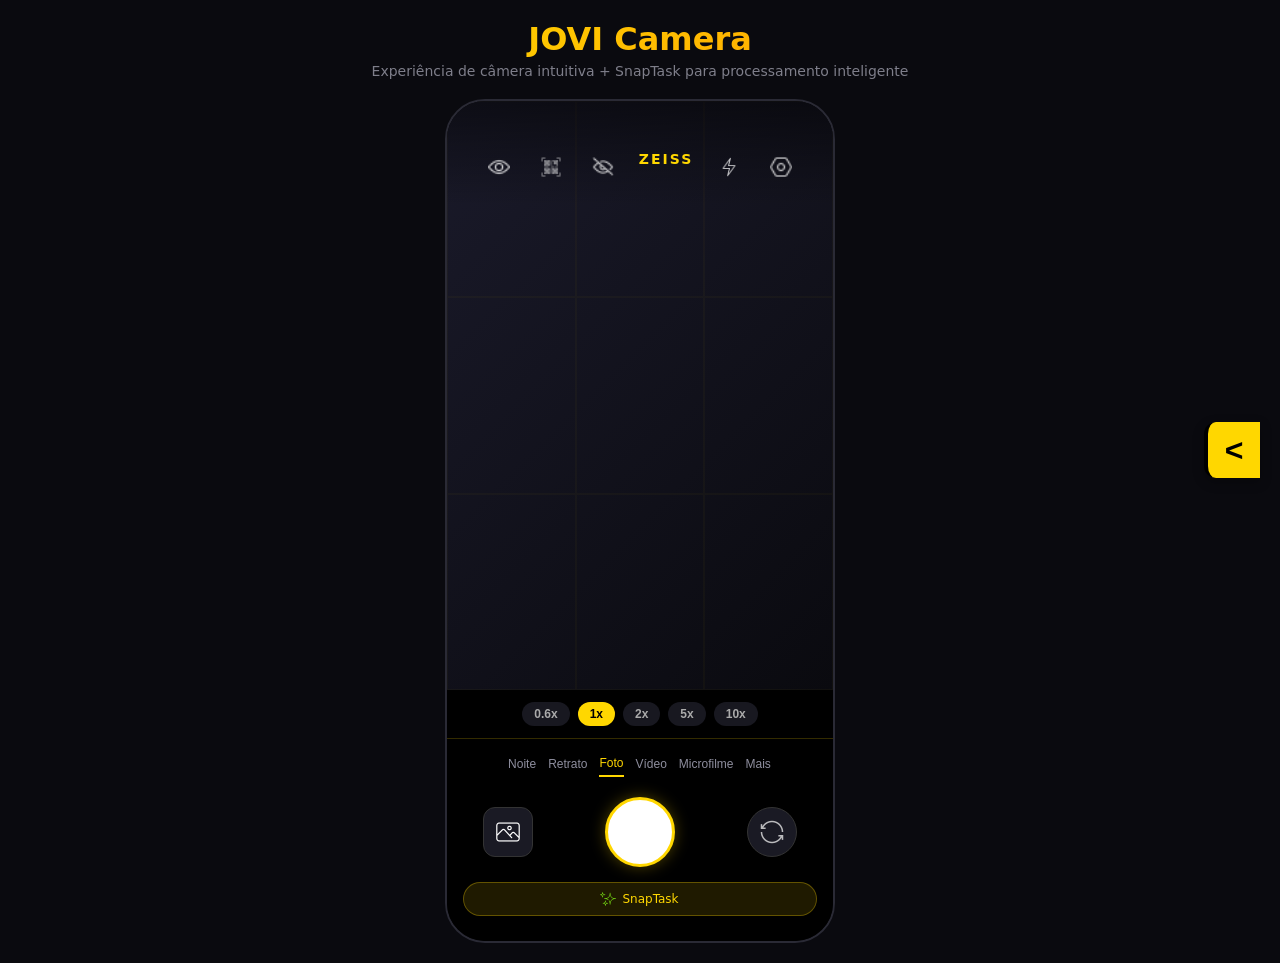
<file: index.html>
<!DOCTYPE html>
<html lang="pt-BR">
<head>
    <meta charset="UTF-8">
    <meta name="viewport" content="width=device-width, initial-scale=1.0, user-scalable=no, viewport-fit=cover">
    <title>JOVI Camera | SnapTask</title>
    <link rel="stylesheet" href="style.css">
</head>
<body>
  
    <button class="back-button-fixed" id="backButton">
        <span class="back-arrow">&lt;</span>
    </button>

    <div class="side-menu" id="sideMenu">
        <div class="side-menu-content">
            <div class="side-menu-title">DEV NAV</div>

            <a href="./index.html">
                <div class="side-menu-item" data-page="camera">
                    <img src="./images/camera.png" alt="Câmera" class="menu-icon">
                    <span>Câmera</span>
                </div>
            </a>

            <a href="./pages/snaptask.html">
                <div class="side-menu-item" data-page="snaptask">
                    <img src="./images/brilho.png" alt="SnapTask" class="menu-icon">
                    <span>SnapTask</span>
                </div>
            </a>

            <a href="./pages/editordoc.html">
                <div class="side-menu-item" data-page="editor-doc">
                    <img src="./images/editor-doc.png" alt="Editor Doc" class="menu-icon">
                    <span>Editor Doc</span>
                </div>
            </a>

            <a href="./pages/leitordecod.html">
                <div class="side-menu-item" data-page="leitor-codigos">
                    <img src="./images/scaner.png" alt="Leitor Códigos" class="menu-icon">
                    <span>Leitor Códigos</span>
                </div>
            </a>

            <a href="./pages/qr.html">
                <div class="side-menu-item" data-page="qr-share">
                    <img src="./images/qr-code.png" alt="QR Share" class="menu-icon">
                    <span>QR Share</span>
                </div>
            </a>

            <a href="./pages/galeria.html">
                <div class="side-menu-item" data-page="galeria">
                    <img src="./images/galeria.png" alt="Galeria" class="menu-icon">
                    <span>Galeria</span>
                </div>
            </a>

            <a href="./pages/flashcards.html">
                <div class="side-menu-item" data-page="flashcards">
                    <img src="./images/brain.png" alt="Flashcards" class="menu-icon">
                    <span>Flashcards</span>
                </div>
            </a>

            <a href="./pages/libras.html">
                <div class="side-menu-item" data-page="libras">
                    <img src="./images/mao.png" alt="Libras" class="menu-icon">
                    <span>Libras</span>
                </div>
            </a>

        </div>
    </div>

    <div class="app-container">
        <div class="header">
            <h1 class="app-title">JOVI Camera</h1>
            <p class="app-subtitle">Experiência de câmera intuitiva + SnapTask para processamento inteligente</p>
        </div>
        
        <div class="phone-mockup">
      
            <div class="camera-viewfinder">
                <div class="viewfinder-content" id="viewfinder">
                    <div class="grid-overlay">
                        <div class="grid-cell"></div>
                        <div class="grid-cell"></div>
                        <div class="grid-cell"></div>
                        <div class="grid-cell"></div>
                        <div class="grid-cell"></div>
                        <div class="grid-cell"></div>
                        <div class="grid-cell"></div>
                        <div class="grid-cell"></div>
                        <div class="grid-cell"></div>
                    </div>
                </div>
                
                <div class="flash-overlay" id="flash"></div>
                
                <div class="top-bar">
                    <button class="top-btn" id="btnEye">
                        <img src="./images/view.png" alt="Visualizar" class="icon-img">
                    </button>
                    <button class="top-btn" id="btnFocus">
                        <img src="./images/scaner.png" alt="Foco" class="icon-img">
                    </button>
                    <button class="top-btn" id="btnHide">
                        <img src="./images/olho-fechado.png" alt="Ocultar" class="icon-img">
                    </button>
                    <span class="zeiss-logo">ZEISS</span>
                    <button class="top-btn" id="btnFlash">
                        <img src="./images/raio.png" alt="Flash" class="icon-img">
                    </button>
                    <button class="top-btn" id="btnSettings">
                        <img src="./images/setting.png" alt="Configurações" class="icon-img">
                    </button>
                </div>
            </div>
            
            <div class="zoom-bar">
                <button class="zoom-btn" data-zoom="0.6">0.6x</button>
                <button class="zoom-btn active" data-zoom="1">1x</button>
                <button class="zoom-btn" data-zoom="2">2x</button>
                <button class="zoom-btn" data-zoom="5">5x</button>
                <button class="zoom-btn" data-zoom="10">10x</button>
            </div>
            
            <div class="bottom-controls">
                <div class="modes-bar">
                    <button class="mode-btn" data-mode="0">Noite</button>
                    <button class="mode-btn" data-mode="1">Retrato</button>
                    <button class="mode-btn active" data-mode="2">Foto</button>
                    <button class="mode-btn" data-mode="3">Vídeo</button>
                    <button class="mode-btn" data-mode="4">Microfilme</button>
                    <button class="more-btn" id="moreBtn"> Mais </button>
                </div>
                
                <div class="capture-row">
                   
                    <a href="./pages/galeria.html" class="gallery-btn" id="galleryBtn">
                        <img src="./images/galeria.png" alt="Galeria" alt="gallery-img">
                    </a>
                    
                    <button class="capture-btn" id="captureBtn">
                        <div class="capture-inner"></div>
                    </button>
                    
                    <button class="rotate-btn" id="rotateBtn">
                        <img src="./images/sync.png" alt="Rotacionar" class="rotate-img">
                    </button>
                </div>
                
                <a href="./pages/snaptask.html" class="snaptask-btn"> <img src="./images/brilho.png" alt="Scan" class="snap-icon"> SnapTask </a>

            </div>
        </div>
    </div>
    
    <div class="more-menu" id="moreMenu">
        <div class="more-menu-content">
            <div class="more-header">
                <h3>Editar</h3>
                <button class="close-more" id="closeMore">✕</button>
            </div>
            <div class="more-grid">
                <div class="more-item" data-mode="alta-resolucao">
                    <img src="./images/alta-resolucao.png" alt="Alta Resolução" class="more-icon">
                    <span>Alta Resolução</span>
                </div>
                <div class="more-item" data-mode="panoramica">
                    <img src="./images/panoramica.png" alt="Panorâmica" class="more-icon">
                    <span>Panorâmica</span>
                </div>
                <div class="more-item" data-mode="doc-ultra-hd">
                    <img src="./images/doc-ultra-hd.png" alt="Doc Ultra HD" class="more-icon">
                    <span>Doc Ultra HD</span>
                </div>
                <div class="more-item" data-mode="camera-lenta">
                    <img src="./images/camera-lenta.png" alt="Câmera Lenta" class="more-icon">
                    <span>Câmera Lenta</span>
                </div>
                <div class="more-item" data-mode="intervalo">
                    <img src="./images/intervalo.png" alt="Intervalo" class="more-icon">
                    <span>Intervalo</span>
                </div>
                <div class="more-item" data-mode="superlua">
                    <img src="./images/superlua.png" alt="Superlua" class="more-icon">
                    <span>Superlua</span>
                </div>
                <div class="more-item" data-mode="astro">
                    <img src="./images/astro.png" alt="Astro" class="more-icon">
                    <span>Astro</span>
                </div>
                <div class="more-item" data-mode="profissional">
                    <img src="./images/profissional.png" alt="Profissional" class="more-icon">
                    <span>Profissional</span>
                </div>
                <div class="more-item" data-mode="instantaneo">
                    <img src="./images/instantaneo.png" alt="Instantâneo" class="more-icon">
                    <span>Instantâneo</span>
                </div>
                <div class="more-item" data-mode="foco-em-movimento">
                    <img src="./images/foco-em-movimento.png" alt="Foto em Mov." class="more-icon">
                    <span>Foto em Mov.</span>
                </div>
                <div class="more-item" data-mode="comida">
                    <img src="./images/comida.png" alt="Comida" class="more-icon">
                    <span>Comida</span>
                </div>
                <div class="more-item" data-mode="vis-dupla">
                    <img src="./images/view.png" alt="Vis. Dupla" class="more-icon">
                    <span>Vis. Dupla</span>
                </div>
            </div>
        </div>
    </div>

    <script src="script.js"></script>
</body>
</html>
</file>
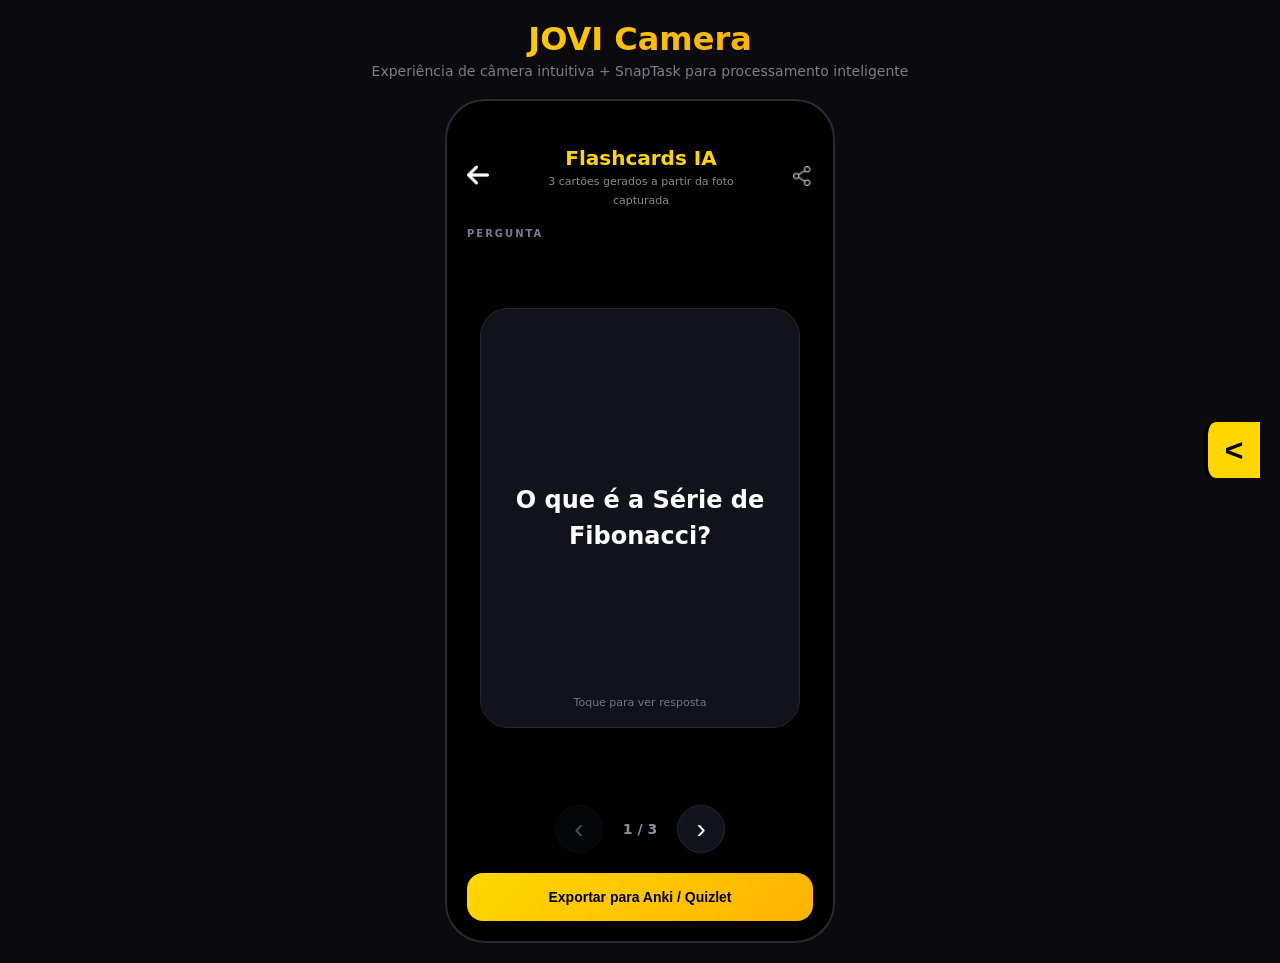
<file: pages/flashcards.html>
<!DOCTYPE html>
<html lang="pt-BR">
<head>
    <meta charset="UTF-8">

    <meta name="viewport"
    content="width=device-width, initial-scale=1.0, user-scalable=no, viewport-fit=cover">

    <title>Flashcards IA | SnapTask</title>

    <link rel="stylesheet" href="./flashcards.css">
</head>

<body>

    <button class="back-button-fixed" id="backButton">
        <span class="back-arrow">&lt;</span>
    </button>

    <div class="side-menu" id="sideMenu">

        <div class="side-menu-content">

            <div class="side-menu-title">
                DEV NAV
            </div>
            <a href="./snaptask.html">
                <div class="side-menu-item" data-page="snaptask">
                    <img src="../images/brilho.png" alt="SnapTask" class="menu-icon">
                    <span>SnapTask</span>
                </div>
            </a>

            <a href="./editordoc.html">
                <div class="side-menu-item" data-page="editor-doc">
                    <img src="../images/editor-doc.png" alt="Editor Doc" class="menu-icon">
                    <span>Editor Doc</span>
                </div>
            </a>

            <a href="../pages/leitordecod.html">
                <div class="side-menu-item" data-page="leitor-codigos">
                    <img src="../images/scaner.png" alt="Leitor Códigos" class="menu-icon">
                    <span>Leitor Códigos</span>
                </div>
            </a>

            <a href="../pages/qr.html">
                <div class="side-menu-item">
                    <img src="../images/qr-code.png" class="menu-icon">
                    <span>QR Share</span>
                </div>

                
            </a>

            <a href="../pages/galeria.html">
                <div class="side-menu-item" data-page="galeria">
                    <img src="../images/galeria.png" alt="Galeria" class="menu-icon">
                    <span>Galeria</span>
                </div>
            </a>

            <a href="../pages/flashcards.html">
                <div class="side-menu-item" data-page="flashcards">
                    <img src="../images/brain.png" alt="Flashcards" class="menu-icon">
                    <span>Flashcards</span>
                </div>
            </a>

            <a href="../pages/libras.html">
                <div class="side-menu-item" data-page="libras">
                    <img src="../images/mao.png" alt="Libras" class="menu-icon">
                    <span>Libras</span>
                </div>
            </a>

        </div>

    </div>

    <div class="app-container">

        <div class="header">

            <h1 class="app-title"> JOVI Camera </h1>
            <p class="app-subtitle"> Experiência de câmera intuitiva + SnapTask para processamento inteligente </p>

        </div>

        <div class="phone-mockup">
            <div class="flashcards-page">
                <div class="flash-header">
                    <a href="./snaptask.html" class="header-icon-btn">
                        <img src="../images/retorno.png" class="header-icon">
                    </a>

                    <div class="title-area">
                        <h2>Flashcards IA</h2>
                        <span>3 cartões gerados a partir da foto capturada</span>
                    </div>

                    <button class="share-btn">

                        <img src="../images/compartilhar.png"
                        class="share-icon">

                    </button>

                </div>

                <div class="question-label"> PERGUNTA </div>

                <div class="card-container">

                    <div class="flash-card" id="flashCard">

                        <div class="card-front">

                            <p id="questionText"></p>

                        </div>

                        <div class="card-back">
                            <span class="answer-label"> RESPOSTA </span>
                            <p id="answerText"></p>
                        </div>

                        <span class="tap-info" id="tapInfo">Toque para ver resposta</span>

                    </div>

                </div>
                <div class="navigation">

                    <button class="nav-btn" id="prevBtn"> ‹</button>
                    <span class="counter" id="counter"> 1 / 3</span>
                    <button class="nav-btn" id="nextBtn"> › </button>

                </div>

                <button class="export-btn"> Exportar para Anki / Quizlet </button>

            </div>

        </div>

    </div>

    <script src="./flashcards.js"></script>

</body>
</html>
</file>
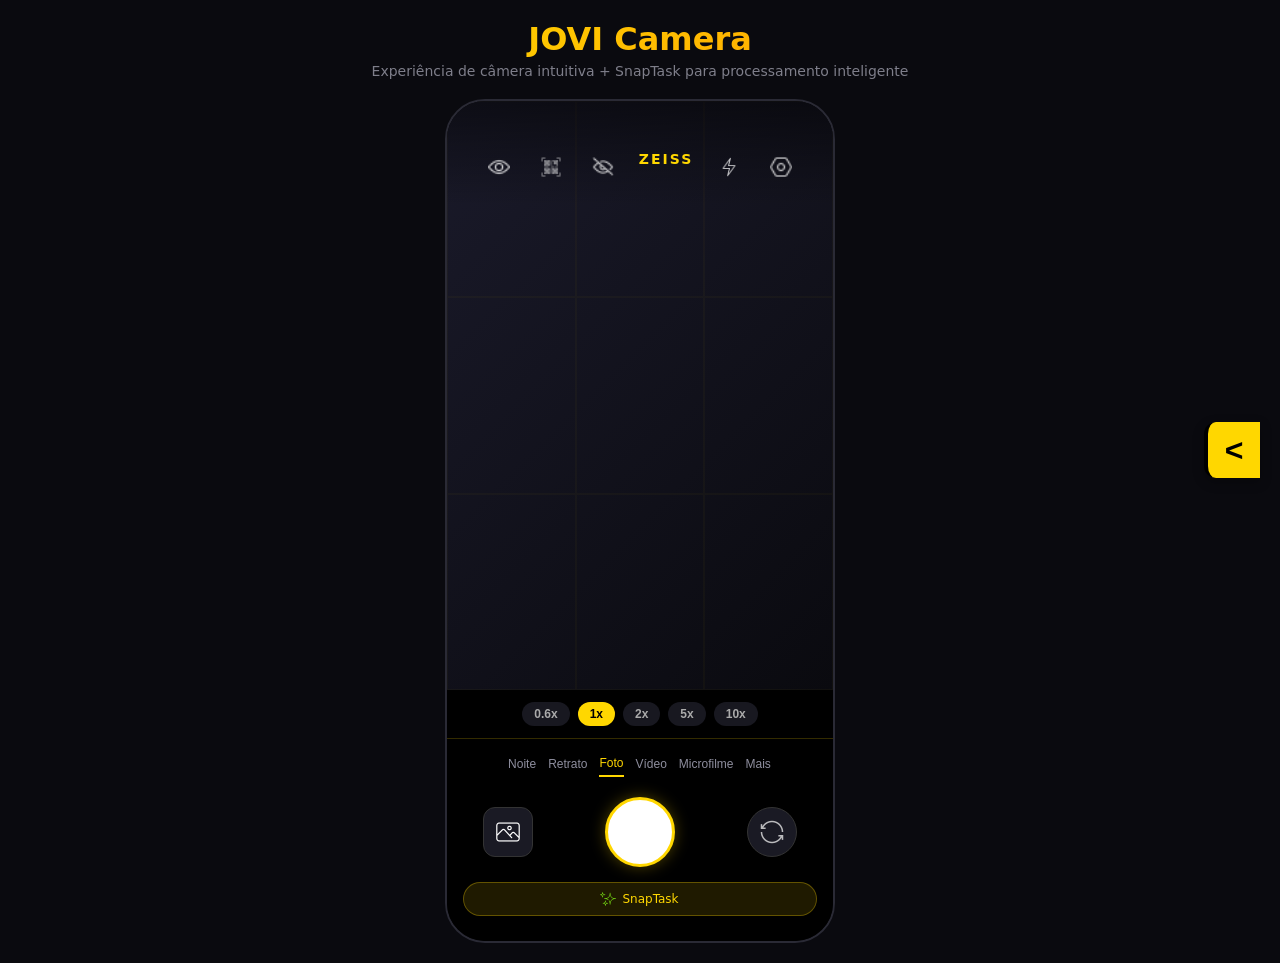
<file: pages/galeria.html>
<!DOCTYPE html>
<html lang="pt-BR">
<head>

<meta charset="UTF-8">
<meta name="viewport" content="width=device-width, initial-scale=1.0">

<title>Galeria | SnapTask</title>

<link rel="stylesheet" href="galeria.css">

</head>

<body>

<!-- MENU BUTTON -->

<button class="back-button-fixed" id="backButton">

    <span class="back-arrow">&lt;</span>

</button>

<!-- MENU -->

<div class="side-menu" id="sideMenu">

    <div class="side-menu-content">

        <div class="side-menu-title">
            DEV NAV
        </div>

        <a href="../index.html">

            <div class="side-menu-item">

                <img src="../images/camera.png"
                class="menu-icon">

                <span>Câmera</span>

            </div>

        </a>

        <a href="../pages/snaptask.html">

            <div class="side-menu-item">

                <img src="../images/brilho.png"
                class="menu-icon">

                <span>SnapTask</span>

            </div>

        </a>

        <a href="../pages/editordoc.html">

            <div class="side-menu-item">

                <img src="../images/editor-doc.png"
                class="menu-icon">

                <span>Editor Doc</span>

            </div>

        </a>

        <a href="../pages/leitordecod.html">

            <div class="side-menu-item">

                <img src="../images/scaner.png"
                class="menu-icon">

                <span>Leitor Códigos</span>

            </div>

        </a>

        <a href="../pages/qr.html">

            <div class="side-menu-item">

                <img src="../images/qr-code.png"
                class="menu-icon">

                <span>QR Share</span>

            </div>

        </a>

        <a href="../pages/galeria.html">

            <div class="side-menu-item">

                <img src="../images/galeria.png"
                class="menu-icon">

                <span>Galeria</span>

            </div>

        </a>

        <a href="../pages/flashcards.html">

            <div class="side-menu-item">

                <img src="../images/brain.png"
                class="menu-icon">

                <span>Flashcards</span>

            </div>

        </a>

        <a href="../pages/libras.html">

            <div class="side-menu-item">

                <img src="../images/mao.png"
                class="menu-icon">

                <span>Libras</span>

            </div>

        </a>

    </div>

</div>

<div class="app-container">

    <div class="header">

        <h1 class="app-title">
            JOVI Camera
        </h1>

        <p class="app-subtitle">
            Experiência de câmera intuitiva + SnapTask para processamento inteligente
        </p>

    </div>

    <div class="phone-mockup">

        <div class="gallery-page">

            <!-- HEADER -->

            <div class="page-header">

                <a href="../index.html"
                class="back-btn">

                    <img src="../images/retorno.png"
                    class="header-icon">

                </a>

                <h2>Galeria</h2>

            </div>

            <!-- TABS -->

            <div class="tabs">

                <button class="tab-btn active"
                id="galleryTab">

                    Fotos

                </button>

                <button class="tab-btn"
                id="sharedTab">

                    Galeria Compartilhada

                </button>

            </div>

            <!-- GALERIA -->

            <div class="content-area"
            id="galleryContent">

                <div class="photo-grid">

                    <div class="photo photo1"></div>
                    <div class="photo photo2"></div>
                    <div class="photo photo3"></div>
                    <div class="photo photo4"></div>
                    <div class="photo photo5"></div>
                    <div class="photo photo6"></div>
                    <div class="photo photo7"></div>
                    <div class="photo photo8"></div>
                    <div class="photo photo9"></div>

                </div>

            </div>

            <!-- SHARED -->

            <div class="content-area hidden"
            id="sharedContent">

                <!-- CREATE / JOIN -->

                <div id="shareSetup">

                    <div class="card">

                        <div class="card-title">
                            Criar Sala
                        </div>

                        <p class="card-text">
                            Gere um código e compartilhe com outro dispositivo para sincronizar fotos em tempo real.
                        </p>

                        <button class="primary-btn"
                        id="createRoomBtn">

                            Gerar Código

                        </button>

                    </div>

                    <div class="card">

                        <div class="card-title">
                            Entrar em Sala
                        </div>

                        <input
                        type="text"
                        class="join-input"
                        id="joinInput"
                        placeholder="Insira o código...">

                        <button class="green-btn">

                            Conectar

                        </button>

                    </div>

                </div>

                <!-- ACTIVE ROOM -->

                <div class="hidden"
                id="activeRoom">

                    <div class="active-card">

                        <div class="sync-icon"></div>

                        <p class="active-title">
                            Sala Ativa
                        </p>

                        <p class="shared-code"
                        id="sharedCode">

                            SNAP-000000

                        </p>

                        <p class="active-sub">
                            Compartilhe este código com o outro dispositivo
                        </p>

                    </div>

                    <div class="synced-top">

                        <span>
                            Fotos sincronizadas
                        </span>

                        <span class="devices">
                            2 dispositivos
                        </span>

                    </div>

                    <div class="photo-grid synced-grid">

                        <div class="photo photo1 online"></div>
                        <div class="photo photo2 online"></div>
                        <div class="photo photo3"></div>
                        <div class="photo photo4"></div>
                        <div class="photo photo5"></div>
                        <div class="photo photo6"></div>

                    </div>

                    <button class="end-btn"
                    id="endRoomBtn">

                        Encerrar Sala

                    </button>

                </div>

            </div>

        </div>

    </div>

</div>

<script src="galeria.js"></script>

</body>
</html>
</file>
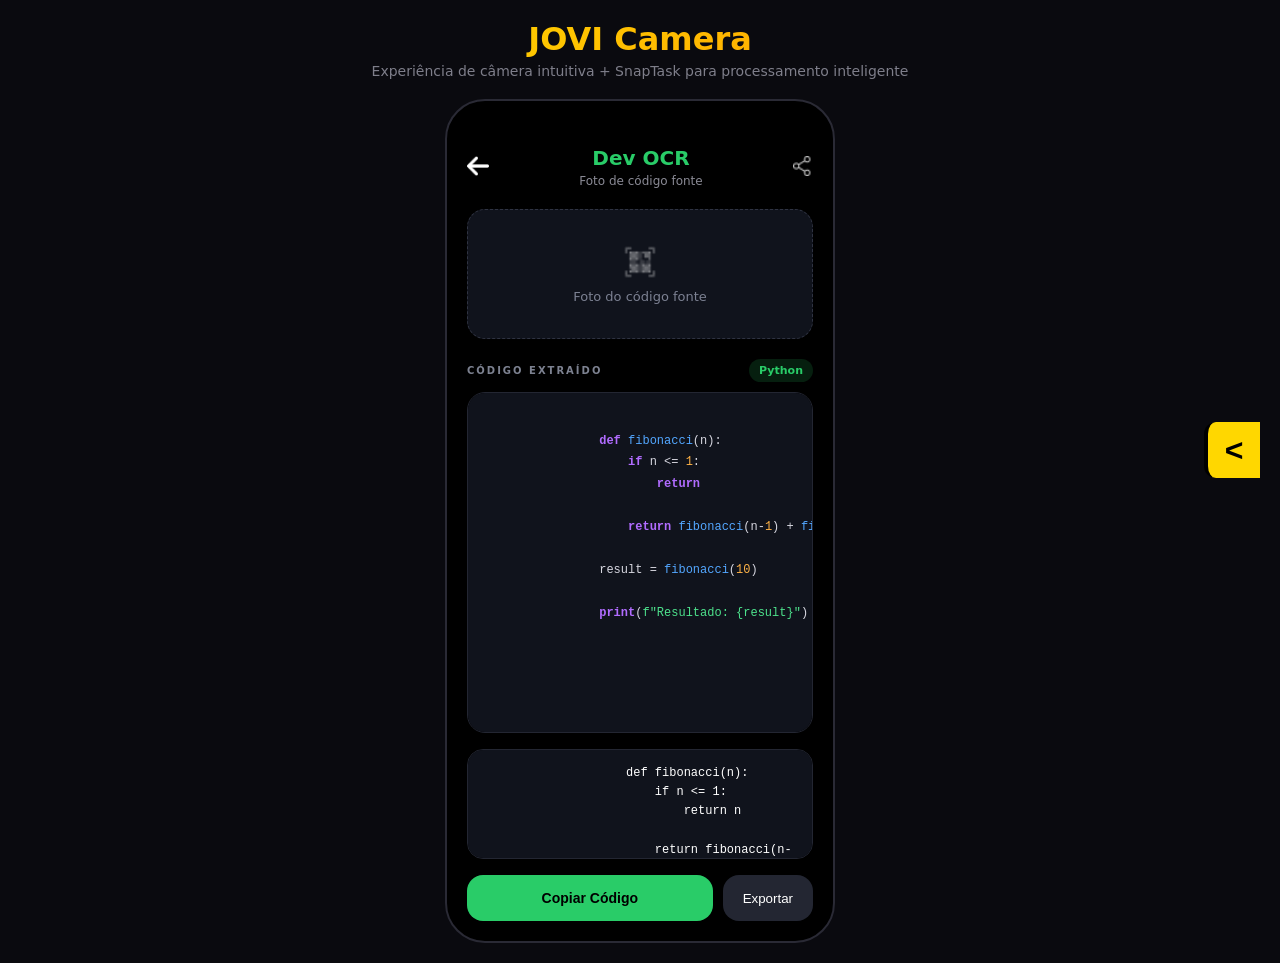
<file: pages/leitordecod.html>
<!DOCTYPE html>
<html lang="pt-BR">
<head>

    <meta charset="UTF-8">

    <meta name="viewport"
    content="width=device-width, initial-scale=1.0, user-scalable=no, viewport-fit=cover">

    <title>Dev OCR | SnapTask</title>

    <link rel="stylesheet" href="./leitordecod.css">

</head>

<body>
    <button class="back-button-fixed" id="backButton">

        <span class="back-arrow">&lt;</span>

    </button>

    <div class="side-menu" id="sideMenu">

        <div class="side-menu-content">

            <div class="side-menu-title"> DEV NAV </div>

            <a href="../index.html">

                <div class="side-menu-item">
                    <img src="../images/camera.png" class="menu-icon">
                    <span>Câmera</span>

                </div>

            </a>

            <a href="../pages/snaptask.html">

                <div class="side-menu-item">

                    <img src="../images/brilho.png"
                    class="menu-icon">

                    <span>SnapTask</span>

                </div>

            </a>

            <a href="../pages/editordoc.html">

                <div class="side-menu-item">

                    <img src="../images/editor-doc.png"
                    class="menu-icon">

                    <span>Editor Doc</span>

                </div>

            </a>

            <a href="../pages/leitordecod.html">

                <div class="side-menu-item">

                    <img src="../images/scaner.png"
                    class="menu-icon">

                    <span>Leitor Códigos</span>

                </div>

            </a>

            <a href="../pages/qr.html">

                <div class="side-menu-item">
                    <img src="../images/qr-code.png" class="menu-icon">
                    <span>QR Share</span>

                </div>

            </a>

            <a href="../pages/galeria.html">

                <div class="side-menu-item">

                    <img src="../images/galeria.png"
                    class="menu-icon">

                    <span>Galeria</span>

                </div>

            </a>

            <a href="../pages/flashcards.html">

                <div class="side-menu-item">

                    <img src="../images/brain.png"
                    class="menu-icon">

                    <span>Flashcards</span>

                </div>

            </a>

            <a href="../pages/libras.html">

                <div class="side-menu-item">

                    <img src="../images/mao.png"
                    class="menu-icon">

                    <span>Libras</span>

                </div>

            </a>

        </div>

    </div>

    <div class="app-container">

        <div class="header">

            <h1 class="app-title">JOVI Camera</h1>
            <p class="app-subtitle">Experiência de câmera intuitiva + SnapTask para processamento inteligente</p>

        </div>

        <div class="phone-mockup">

            <div class="ocr-page">

                <div class="ocr-header">

                    <a href="./snaptask.html" class="header-icon-btn">
                        <img src="../images/retorno.png" class="header-icon">

                    </a>

                    <div class="title-area">

                        <h2> Dev OCR </h2>

                        <span> Foto de código fonte </span>

                    </div>

                    <button class="share-btn">

                        <img src="../images/compartilhar.png"
                        class="share-icon">

                    </button>

                </div>

                <div class="preview-box">

                    <img src="../images/scaner.png"
                    class="preview-icon">

                    <p>
                        Foto do código fonte
                    </p>

                </div>

                <div class="code-header">

                    <span class="code-title">
                        CÓDIGO EXTRAÍDO
                    </span>

                    <span class="lang-badge">
                        Python
                    </span>

                </div>

                <div class="code-box"
                id="codeBox">

                <pre><code>
                <span class="purple">def</span> <span class="blue">fibonacci</span>(n):
                    <span class="purple">if</span> n &lt;= <span class="orange">1</span>:
                        <span class="purple">return</span> 

                    <span class="purple">return</span> <span class="blue">fibonacci</span>(n-<span class="orange">1</span>) + <span class="blue">fibonacci</span>(n-<span class="orange">2</span>)

                result = <span class="blue">fibonacci</span>(<span class="orange">10</span>)

                <span class="purple">print</span>(<span class="green">f"Resultado: {result}"</span>)
                </code></pre>

                </div>

                <textarea id="editorArea" class="editor-area">
                    def fibonacci(n):
                        if n <= 1:
                            return n

                        return fibonacci(n-1) + fibonacci(n-2)

                    result = fibonacci(10)

                    print(f"Resultado: {result}")
                </textarea>


                <div class="actions">

                    <button class="copy-btn" id="copyBtn"> Copiar Código </button>

                    <button class="export-btn"> Exportar </button>

                </div>

            </div>

        </div>

    </div>

    <script src="./leitordecod.js"></script>

</body>
</html>
</file>
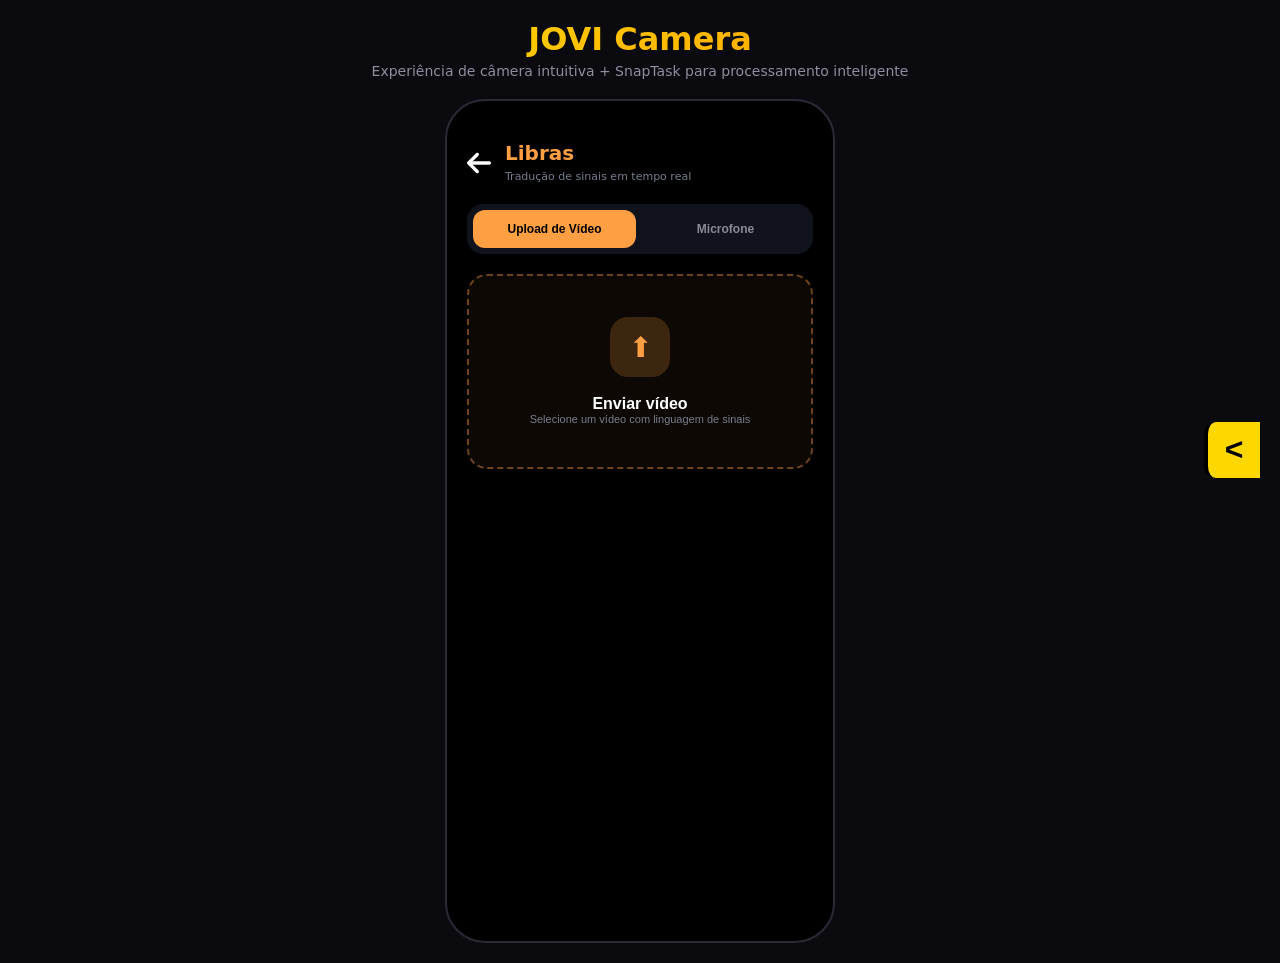
<file: pages/libras.html>
<!DOCTYPE html>
<html lang="pt-BR">
<head>
<meta charset="UTF-8">
<meta name="viewport"
content="width=device-width, initial-scale=1.0, user-scalable=no, viewport-fit=cover">

<title>Libras | SnapTask</title>

<link rel="stylesheet" href="libras.css">
</head>

<body>

<button class="back-button-fixed" id="backButton">
    <span class="back-arrow">&lt;</span>
</button>

<div class="side-menu" id="sideMenu">

    <div class="side-menu-content">

        <div class="side-menu-title"> DEV NAV </div>

        <a href="../index.html">
            <div class="side-menu-item">
                <img src="../images/camera.png" class="menu-icon">
                <span>Câmera</span>
            </div>
        </a>

        <a href="./snaptask.html">
            <div class="side-menu-item">
                <img src="../images/brilho.png" class="menu-icon">
                <span>SnapTask</span>
            </div>
        </a>

        <a href="./editordoc.html">
            <div class="side-menu-item">
                <img src="../images/editor-doc.png" class="menu-icon">
                <span>Editor Doc</span>
            </div>
        </a>

        <a href="./leitordecod.html">
            <div class="side-menu-item">
                <img src="../images/scaner.png" class="menu-icon">
                <span>Dev OCR</span>
            </div>
        </a>

        <a href="./qr.html">
            <div class="side-menu-item">
                <img src="../images/qr-code.png" class="menu-icon">
                <span>QR Share</span>
            </div>
        </a>

        <a href="./galeria.html">
            <div class="side-menu-item">
                <img src="../images/galeria.png" class="menu-icon">
                <span>Galeria</span>
            </div>
        </a>

        <a href="./flashcards.html">
            <div class="side-menu-item">
                <img src="../images/brain.png" class="menu-icon">
                <span>Flashcards</span>
            </div>
        </a>

        <a href="./libras.html">
            <div class="side-menu-item">
                <img src="../images/mao.png" class="menu-icon">
                <span>Libras</span>
            </div>
        </a>

    </div>

</div>

<div class="app-container">

    <div class="header">

        <h1 class="app-title"> JOVI Camera </h1>

        <p class="app-subtitle"> Experiência de câmera intuitiva + SnapTask para processamento inteligente </p>

    </div>

    <div class="phone-mockup">

        <div class="libras-page">

            <div class="page-header">

                <a href="./snaptask.html" class="back-btn">
                    <img src="../images/retorno.png" class="header-icon">
                </a>

                <div>

                    <h2> Libras </h2>

                    <span> Tradução de sinais em tempo real </span>
                </div>

            </div>

            <div class="mode-tabs">

                <button class="mode-btn active" id="videoTab">  Upload de Vídeo </button>

                <button class="mode-btn" id="micTab">Microfone</button>
            </div>

            <div class="content-area" id="videoMode">
                <button class="upload-box" id="uploadBtn">
                    <div class="upload-icon">⬆</div>

                    <div>
                        <h3>Enviar vídeo</h3>

                        <p> Selecione um vídeo com linguagem de sinais</p>

                    </div>

                </button>

                <div class="video-preview hidden" id="videoPreview">

                    <div class="video-overlay"></div>

                    <div class="video-center">

                        <div class="video-emoji">

                        </div>

                        <p id="videoStatus"> Processando vídeo... </p>

                    </div>

                    <div class="progress-bar" id="progressBar"></div>

                </div>

                <div class="transcription hidden" id="transcriptionArea">

                    <div class="transcription-top">

                        <div class="transcription-label"> Transcrição </div>

                        <div class="editable-badge" id="editableBadge"> ✏ Editável</div>

                    </div>

                    <div class="transcription-box" id="processingText">

                        <span id="typingText"></span>

                        <span class="cursor">|</span>

                    </div>

                    <textarea class="edit-text hidden" id="editableText"></textarea>

                    <button class="new-video-btn hidden" id="newVideoBtn">Novo Vídeo</button>

                </div>

            </div>

            <div class="content-area hidden" id="micMode">

                <div class="mic-section">

                    <div class="mic-wrapper">

                        <div class="wave-ring ring1"></div>
                        <div class="wave-ring ring2"></div>
                        <div class="wave-ring ring3"></div>

                        <button class="mic-btn" id="micButton">

                        </button>

                    </div>

                    <p class="mic-text" id="micStatus">Mantenha pressionado para falar</p>

                    <div class="sound-wave hidden" id="soundWave">

                        <div class="bar"></div>
                        <div class="bar"></div>
                        <div class="bar"></div>
                        <div class="bar"></div>
                        <div class="bar"></div>
                        <div class="bar"></div>
                        <div class="bar"></div>
                        <div class="bar"></div>

                    </div>

                    <div class="speech-box hidden" id="speechBox">

                        <div class="speech-title">Speech-to-Text</div>

                        <div class="speech-content">

                            <span id="speechText"></span>

                            <span class="cursor">|</span>

                        </div>

                    </div>

                </div>

            </div>

        </div>

    </div>

</div>

<script src="libras.js"></script>

</body>
</html>
</file>
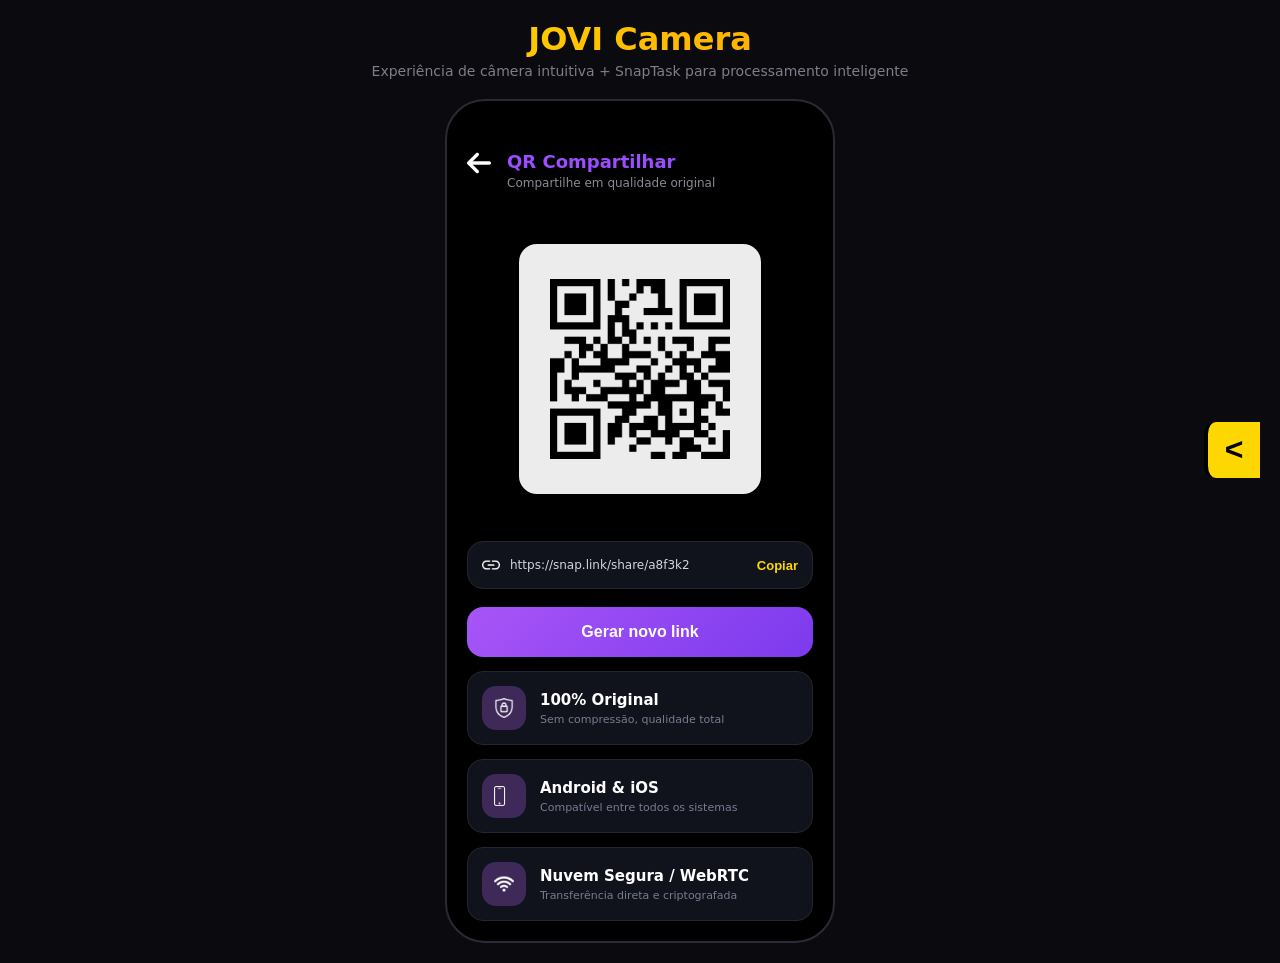
<file: pages/qr-code.html>
<!DOCTYPE html>
<html lang="pt-BR">
<head>
    <meta charset="UTF-8">
    <meta name="viewport"
    content="width=device-width, initial-scale=1.0, user-scalable=no, viewport-fit=cover">

    <title>QR Share | SnapTask</title>

    <link rel="stylesheet" href="./qr-code.css">
</head>

<body>

    <button class="back-button-fixed" id="backButton">
        <span class="back-arrow">&lt;</span>
    </button>

    <div class="side-menu" id="sideMenu">

        <div class="side-menu-content">

            <div class="side-menu-title"> DEV NAV </div>

            <a href="../index.html">
                <div class="side-menu-item">
                    <img src="../images/camera.png" class="menu-icon">
                    <span>Câmera</span>
                </div>
            </a>

            <a href="./snaptask.html">
                <div class="side-menu-item">
                    <img src="../images/brilho.png" class="menu-icon">
                    <span>SnapTask</span>
                </div>
            </a>

            <a href="./editordoc.html">
                <div class="side-menu-item">
                    <img src="../images/editor-doc.png" class="menu-icon">
                    <span>Editor Doc</span>
                </div>
            </a>

            <a href="./leitordecod.html">
                <div class="side-menu-item">
                    <img src="../images/scaner.png" class="menu-icon">
                    <span>Dev OCR</span>
                </div>
            </a>

            <a href="./qr.html">
                <div class="side-menu-item">
                    <img src="../images/qr-code.png" class="menu-icon">
                    <span>QR Share</span>
                </div>
            </a>

            <a href="./galeria.html">
                <div class="side-menu-item">
                    <img src="../images/galeria.png" class="menu-icon">
                    <span>Galeria</span>
                </div>
            </a>

            <a href="./flashcards.html">
                <div class="side-menu-item">
                    <img src="../images/brain.png" class="menu-icon">
                    <span>Flashcards</span>
                </div>
            </a>

            <a href="./libras.html">
                <div class="side-menu-item">
                    <img src="../images/mao.png" class="menu-icon">
                    <span>Libras</span>
                </div>
            </a>

        </div>

    </div>

    <div class="app-container">

        <div class="header">

            <h1 class="app-title"> JOVI Camera </h1>

            <p class="app-subtitle"> Experiência de câmera intuitiva + SnapTask para processamento inteligente </p>

        </div>

        <div class="phone-mockup">

            <div class="qr-page">

                <div class="qr-header">

                    <a href="../pages/snaptask.html" class="header-icon-btn">

                        <img src="../images/retorno.png" alt="Voltar" class="header-icon">

                    </a>

                    <div>
                        <h2> QR Compartilhar </h2>

                        <span>Compartilhe em qualidade original</span>
                    </div>

                </div>

                <div class="qr-box">

                    <img src="../images/qr-code2.png"
                    alt="QR Code"
                    class="qr-icon">

                </div>

                <div class="link-box">

                    <div class="link-left">

                        <img src="../images/link.png" alt="Link">

                        <span>https://snap.link/share/a8f3k2</span>

                    </div>

                    <button class="copy-btn">Copiar</button>

                </div>

                <button class="generate-btn" id="generateBtn"> Gerar novo link</button>

                <div class="feature-card">

                    <div class="feature-icon purple">

                        <img src="../images/protection.png" alt="">

                    </div>

                    <div>

                        <h3>100% Original</h3>

                        <p> Sem compressão, qualidade total </p>

                    </div>

                </div>

                <div class="feature-card">

                    <div class="feature-icon purple">

                        <img src="../images/phone.png" alt="">

                    </div>

                    <div>

                        <h3> Android & iOS </h3>

                        <p> Compatível entre todos os sistemas </p>

                    </div>

                </div>

                <div class="feature-card">
                    <div class="feature-icon purple">
                        <img src="../images/wifi.png" alt="">

                    </div>

                    <div>

                        <h3> Nuvem Segura / WebRTC </h3>

                        <p>  Transferência direta e criptografada  </p>

                    </div>
                </div>
            </div>
        </div>

    </div>

    <script src="./qr-code.js"></script>

</body>
</html>
</file>
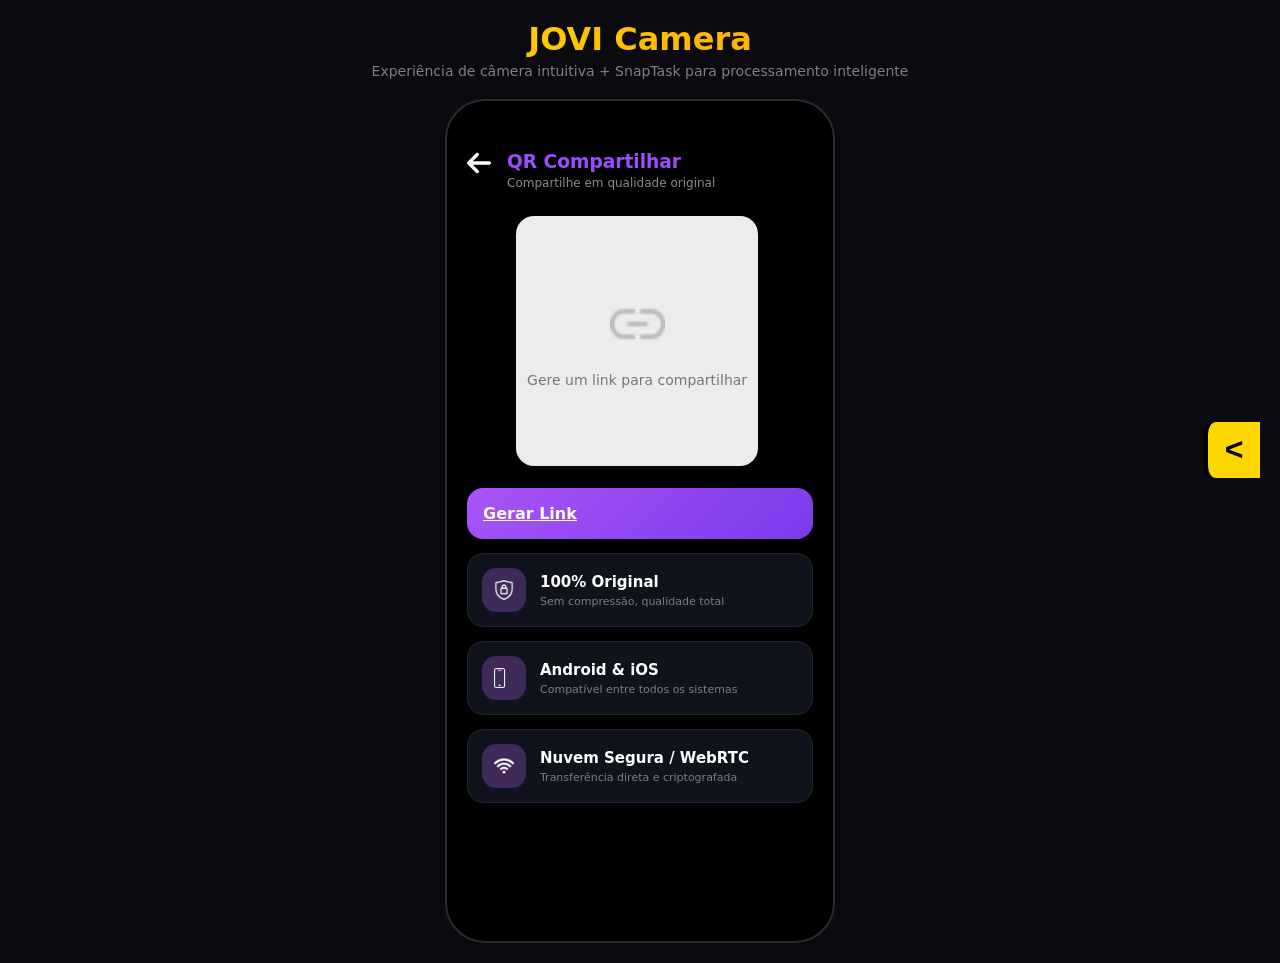
<file: pages/qr.html>
<!DOCTYPE html>
<html lang="pt-BR">
<head>
    <meta charset="UTF-8">
    <meta name="viewport"
    content="width=device-width, initial-scale=1.0, user-scalable=no, viewport-fit=cover">

    <title>QR Share | SnapTask</title>

    <link rel="stylesheet" href="./qr.css">
</head>

<body>

    <button class="back-button-fixed" id="backButton">
        <span class="back-arrow">&lt;</span>
    </button>

    <div class="side-menu" id="sideMenu">

        <div class="side-menu-content">

            <div class="side-menu-title">
                DEV NAV
            </div>

            <a href="../index.html">
                <div class="side-menu-item">
                    <img src="../images/camera.png" class="menu-icon">
                    <span>Câmera</span>
                </div>
            </a>

            <a href="./snaptask.html">
                <div class="side-menu-item">
                    <img src="../images/brilho.png" class="menu-icon">
                    <span>SnapTask</span>
                </div>
            </a>

            <a href="./editordoc.html">
                <div class="side-menu-item">
                    <img src="../images/editor-doc.png" class="menu-icon">
                    <span>Editor Doc</span>
                </div>
            </a>

            <a href="./leitordecod.html">
                <div class="side-menu-item">
                    <img src="../images/scaner.png" class="menu-icon">
                    <span>Dev OCR</span>
                </div>
            </a>

            <a href="./qr.html">
                <div class="side-menu-item">
                    <img src="../images/qr-code.png" class="menu-icon">
                    <span>QR Share</span>
                </div>
            </a>

            <a href="./galeria.html">
                <div class="side-menu-item">
                    <img src="../images/galeria.png" class="menu-icon">
                    <span>Galeria</span>
                </div>
            </a>

            <a href="./flashcards.html">
                <div class="side-menu-item">
                    <img src="../images/brain.png" class="menu-icon">
                    <span>Flashcards</span>
                </div>
            </a>

            <a href="./libras.html">
                <div class="side-menu-item">
                    <img src="../images/mao.png" class="menu-icon">
                    <span>Libras</span>
                </div>
            </a>

        </div>

    </div>

    <div class="app-container">

        <div class="header">

            <h1 class="app-title">
                JOVI Camera
            </h1>

            <p class="app-subtitle">
                Experiência de câmera intuitiva + SnapTask para processamento inteligente
            </p>

        </div>

        <div class="phone-mockup">

            <div class="qr-page">

                <div class="qr-header">

                    <a href="../pages/snaptask.html"
                    class="header-icon-btn">

                        <img src="../images/retorno.png"
                        alt="Voltar"
                        class="header-icon">

                    </a>

                    <div>
                        <h2>QR Compartilhar</h2>

                        <span>
                            Compartilhe em qualidade original
                        </span>
                    </div>

                </div>

                <div class="qr-box">

                    <img src="../images/link.png"
                    alt="Link"
                    class="qr-icon">

                    <p>
                        Gere um link para compartilhar
                    </p>

                </div>

                <a href="./qr-code.html"
                class="generate-btn"
                id="generateBtn">

                    Gerar Link

                </a>
                
                <div class="feature-card">

                    <div class="feature-icon purple">

                        <img src="../images/protection.png" alt="">

                    </div>

                    <div>

                        <h3>100% Original</h3>

                        <p>
                            Sem compressão, qualidade total
                        </p>

                    </div>

                </div>

                <div class="feature-card">

                    <div class="feature-icon purple">

                        <img src="../images/phone.png" alt="">

                    </div>

                    <div>

                        <h3>Android & iOS</h3>

                        <p>
                            Compatível entre todos os sistemas
                        </p>

                    </div>

                </div>

                <div class="feature-card">

                    <div class="feature-icon purple">

                        <img src="../images/wifi.png" alt="">

                    </div>

                    <div>

                        <h3>Nuvem Segura / WebRTC</h3>

                        <p>
                            Transferência direta e criptografada
                        </p>

                    </div>

                </div>

            </div>

        </div>

    </div>

    <script src="./qr.js"></script>

</body>
</html>
</file>
<file: style.css>
* {
  margin: 0;
  padding: 0;
  box-sizing: border-box;
}

body {
  font-family: system-ui, -apple-system, 'Segoe UI', sans-serif;
  background: #0a0a0f;
  min-height: 100vh;
  display: flex;
  align-items: center;
  justify-content: center;
}

.app-container {
  display: flex;
  flex-direction: column;
  align-items: center;
  padding: 20px;
}

.header {
  text-align: center;
  margin-bottom: 20px;
}

.app-title {
  font-size: 32px;
  font-weight: bold;
  background: linear-gradient(135deg, #FFD700, #FFA500);
  -webkit-background-clip: text;
  background-clip: text;
  color: transparent;
}

.app-subtitle{
  color:#7e7e8a;
  margin-top:5px;
  font-size:14px;
}

.back-button-fixed {
  position: fixed;
  top: 50%;
  right: 20px;
  transform: translateY(-50%);
  width: 56px;
  height: 56px;
  background: #FFD700;
  border: none;
  border-left: 4px solid #000;
  border-radius: 0;
  border-top-left-radius: 12px;
  border-bottom-left-radius: 12px;
  cursor: pointer;
  display: flex;
  align-items: center;
  justify-content: center;
  transition: all 0.2s ease;
  box-shadow: 0 4px 12px rgba(0, 0, 0, 0.3);
  z-index: 1000;
}

.back-button-fixed:hover {
  background: #FFA500;
  transform: translateY(-50%) scale(1.05);
}

.back-button-fixed:active {
  transform: translateY(-50%) scale(0.95);
}

.back-arrow {
  font-size: 32px;
  font-weight: bold;
  color: #000;
}

.phone-mockup {
  width: 390px;
  height: 844px;
  background: #000;
  border-radius: 40px;
  border: 2px solid #2a2a35;
  overflow: hidden;
  position: relative;
  display: flex;
  flex-direction: column;
}

.camera-viewfinder {
  flex: 1;
  background: linear-gradient(135deg, #1a1a2a, #0a0a0f);
  position: relative;
  overflow: hidden;
}

.viewfinder-content {
  width: 100%;
  height: 100%;
  transition: transform 0.2s ease;
}

.grid-overlay {
  position: absolute;
  inset: 0;
  display: grid;
  grid-template-columns: repeat(3, 1fr);
  grid-template-rows: repeat(3, 1fr);
  opacity: 0.1;
}

.grid-cell {
  border: 0.5px solid rgba(255, 215, 0, 0.3);
}

.flash-overlay {
  position: absolute;
  inset: 0;
  background: white;
  opacity: 0;
  pointer-events: none;
  transition: opacity 0.1s;
  z-index: 10;
}

.flash-overlay.active {
  opacity: 0.9;
  animation: flashAnim 0.2s ease-out;
}

@keyframes flashAnim {
  0% { opacity: 1; }
  100% { opacity: 0; }
}

.top-bar {
  position: absolute;
  top: 0;
  left: 0;
  right: 0;
  display: flex;
  justify-content: center;
  gap: 20px;
  padding: 50px 20px 20px 20px;
  background: linear-gradient(to bottom, rgba(0,0,0,0.5), transparent);
}

.top-btn {
  background: none;
  border: none;
  cursor: pointer;
  padding: 5px;
  transition: transform 0.2s, opacity 0.2s;
}

.top-btn:hover {
  transform: scale(1.1);
  opacity: 0.8;
}

.icon-img {
  width: 22px;
  height: 22px;
  filter: brightness(0) invert(1);
  opacity: 0.8;
}

.top-btn:hover .icon-img {
  opacity: 1;
  filter: brightness(0) invert(0.8) sepia(1) saturate(5) hue-rotate(30deg);
}

.zeiss-logo {
  font-size: 14px;
  font-weight: bold;
  letter-spacing: 2px;
  color: #FFD700;
}

.zoom-bar {
  display: flex;
  justify-content: center;
  gap: 8px;
  padding: 12px 16px;
  background: rgba(0, 0, 0, 0.8);
}

.zoom-btn {
  background: rgba(30, 30, 40, 0.8);
  border: none;
  padding: 5px 12px;
  border-radius: 20px;
  font-size: 12px;
  font-weight: 600;
  color: #aaa;
  cursor: pointer;
  transition: all 0.2s;
}

.zoom-btn:hover {
  background: rgba(255, 215, 0, 0.3);
}

.zoom-btn.active {
  background: #FFD700;
  color: #000;
}

.bottom-controls {
  background: rgba(0, 0, 0, 0.95);
  backdrop-filter: blur(10px);
  padding: 12px 16px 25px 16px;
  border-top: 1px solid rgba(255, 215, 0, 0.2);
}

.modes-bar {
  display: flex;
  justify-content: center;
  gap: 12px;
  margin-bottom: 20px;
  flex-wrap: wrap;
}

.mode-btn {
  background: none;
  border: none;
  font-size: 12px;
  font-weight: 500;
  color: #8e8e9e;
  cursor: pointer;
  padding: 5px 0;
  transition: all 0.2s;
}

.mode-btn:hover {
  color: #FFD700;
}

.mode-btn.active {
  color: #FFD700;
  border-bottom: 2px solid #FFD700;
}

.more-btn {
  background: none;
  border: none;
  font-size: 12px;
  color: #8e8e9e;
  cursor: pointer;
  display: flex;
  align-items: center;
  gap: 4px;
}

.more-btn:hover {
  color: #FFD700;
}

.capture-row {
  display: flex;
  justify-content: space-between;
  align-items: center;
  padding: 0 20px;
  margin-bottom: 15px;
}

.gallery-btn {
  position: relative;
  width: 50px;
  height: 50px;
  background: #1a1a24;
  border: 1px solid #333;
  border-radius: 12px;
  cursor: pointer;
  display: flex;
  align-items: center;
  justify-content: center;
  transition: all 0.2s;
}

.gallery-btn:hover {
  border-color: #FFD700;
}

.gallery-img {
  width: 28px;
  height: 28px;
  filter: brightness(0) invert(1);
  opacity: 0.7;
}

.capture-btn {
  background: none;
  border: none;
  cursor: pointer;
  padding: 0;
}

.capture-inner {
  width: 70px;
  height: 70px;
  border-radius: 50%;
  border: 3px solid #FFD700;
  background: white;
  transition: transform 0.1s;
  box-shadow: 0 0 15px rgba(255, 215, 0, 0.3);
}

.capture-btn:active .capture-inner {
  transform: scale(0.95);
}

.rotate-btn {
  width: 50px;
  height: 50px;
  background: #1a1a24;
  border: 1px solid #333;
  border-radius: 50%;
  cursor: pointer;
  display: flex;
  align-items: center;
  justify-content: center;
  transition: all 0.2s;
}

.rotate-btn:hover {
  border-color: #FFD700;
}

.rotate-img {
  width: 24px;
  height: 24px;
  filter: brightness(0) invert(1);
  opacity: 0.7;
}

.snaptask-btn {
  width: auto;
  min-width: 120px;
  background: rgba(255, 215, 0, 0.12);
  border: 1px solid rgba(255, 215, 0, 0.3);
  border-radius: 30px;
  padding: 8px 16px;
  color: #FFD700;
  font-size: 12px;
  font-weight: 500;
  cursor: pointer;
  display: flex;
  align-items: center;
  justify-content: center;
  gap: 6px;
  transition: all 0.2s;
  margin: 0 auto;
  text-decoration: none;
}

.snaptask-btn:hover {
  background: rgba(255, 215, 0, 0.2);
}

.snap-icon {
  width: 16px;
  height: 16px;
  filter: brightness(0) invert(0.8) sepia(1) saturate(5) hue-rotate(30deg);
}

.more-menu {
  position: fixed;
  bottom: -100%;
  left: 0;
  right: 0;
  background: rgba(0, 0, 0, 0.85);
  backdrop-filter: blur(10px);
  transition: bottom 0.3s ease;
  z-index: 100;
  display: flex;
  justify-content: center;
}

.more-menu.open {
  bottom: 0;
}

.more-menu-content {
  background: #1a1a24;
  border-radius: 30px 30px 0 0;
  padding: 20px;
  max-width: 390px;
  width: 100%;
  border-top: 1px solid rgba(255, 215, 0, 0.2);
}

.more-header {
  display: flex;
  justify-content: space-between;
  align-items: center;
  margin-bottom: 20px;
}

.more-header h3 {
  color: #FFD700;
  font-size: 16px;
}

.close-more {
  background: none;
  border: none;
  color: #aaa;
  font-size: 20px;
  cursor: pointer;
  transition: color 0.2s;
}

.close-more:hover {
  color: #FFD700;
}

.more-grid {
  display: grid;
  grid-template-columns: repeat(3, 1fr);
  gap: 12px;
}

.more-item {
  background: rgba(255, 215, 0, 0.08);
  padding: 12px 8px;
  border-radius: 12px;
  text-align: center;
  font-size: 11px;
  color: #ccc;
  cursor: pointer;
  transition: all 0.2s;
  display: flex;
  flex-direction: column;
  align-items: center;
  gap: 8px;
}

.more-item:hover {
  background: rgba(255, 215, 0, 0.15);
  color: #FFD700;
  transform: translateY(-2px);
}

.more-icon {
  width: 32px;
  height: 32px;
  filter: brightness(0) invert(1);
  opacity: 0.7;
}

.more-item:hover .more-icon {
  opacity: 1;
  filter: brightness(0) invert(0.8) sepia(1) saturate(5) hue-rotate(30deg);
}

.side-menu {
  position: fixed;
  top: 50%;
  right: -220px;
  transform: translateY(-50%);
  width: 220px;
  background: rgba(30, 30, 40, 0.95);
  backdrop-filter: blur(20px);
  transition: right 0.3s ease;
  z-index: 999;
  border-left: 2px solid #FFD700;
  border-radius: 12px 0 0 12px;
  padding: 8px 0;
}

.side-menu.open {
  right: 60px;
}

.side-menu-content {
  display: flex;
  flex-direction: column;
  gap: 4px;
}

.side-menu-title {
  padding: 12px 16px 8px 16px;
  color: #FFD700;
  font-size: 14px;
  font-weight: bold;
  letter-spacing: 1px;
  border-bottom: 1px solid rgba(255, 215, 0, 0.3);
  margin-bottom: 8px;
}

.side-menu-item {
  padding: 10px 16px;
  color: #f0f0f0;
  font-size: 14px;
  font-weight: 500;
  cursor: pointer;
  transition: all 0.2s ease;
  text-align: left;
  display: flex;
  align-items: center;
  gap: 12px;
}

.menu-icon {
  width: 20px;
  height: 20px;
  filter: brightness(0) invert(1);
  opacity: 0.8;
  transition: all 0.2s ease;
}

.side-menu-item:hover {
  background: rgba(255, 215, 0, 0.2);
  color: #FFD700;
}

.side-menu-item:hover .menu-icon {
  filter: brightness(0) invert(0.8) sepia(1) saturate(5) hue-rotate(30deg);
  opacity: 1;
}

.menu-overlay {
  position: fixed;
  top: 0;
  left: 0;
  width: 100%;
  height: 100%;
  background: rgba(0, 0, 0, 0.3);
  z-index: 998;
  display: none;
}

.menu-overlay.active {
  display: block;
}

@media (max-width: 768px) {
  .back-button-fixed {
      width: 48px;
      height: 48px;
      right: 15px;
      border-top-left-radius: 10px;
      border-bottom-left-radius: 10px;
  }
  
  .back-arrow {
      font-size: 28px;
  }
  
  .side-menu {
      width: 200px;
  }
  
  .side-menu.open {
      right: 50px;
  }
}
</file>
<file: pages/flashcards.css>
*{
    margin:0;
    padding:0;
    box-sizing:border-box;
}

body{
    font-family:system-ui,-apple-system,'Segoe UI',sans-serif;
    background:#0a0a0f;
    min-height:100vh;
    display:flex;
    align-items:center;
    justify-content:center;
}

/* APP */

.app-container{
    display:flex;
    flex-direction:column;
    align-items:center;
    padding:20px;
}

.header{
    text-align:center;
    margin-bottom:20px;
}

.app-title{
    font-size:32px;
    font-weight:bold;
    background:linear-gradient(135deg,#FFD700,#FFA500);
    -webkit-background-clip:text;
    background-clip:text;
    color:transparent;
}

.app-subtitle{
    color:#7e7e8a;
    margin-top:5px;
    font-size:14px;
}

/* BOTÃO LATERAL */

.back-button-fixed{
    position:fixed;
    top:50%;
    right:20px;
    transform:translateY(-50%);
    width:56px;
    height:56px;
    background:#FFD700;
    border:none;
    border-left:4px solid #000;
    border-top-left-radius:12px;
    border-bottom-left-radius:12px;
    cursor:pointer;
    display:flex;
    align-items:center;
    justify-content:center;
    z-index:1000;
}

.back-arrow{
    font-size:32px;
    color:#000;
    font-weight:bold;
}

/* CELULAR */

.phone-mockup{
    width:390px;
    height:844px;
    background:#000;
    border-radius:40px;
    border:2px solid #2a2a35;
    overflow:hidden;
    position:relative;
    padding:20px;
}

/* FLASHCARDS */

.flashcards-page{
    width:100%;
    height:100%;
    display:flex;
    flex-direction:column;
}

/* HEADER */

.flash-header{
    display:flex;
    align-items:center;
    justify-content:space-between;
    margin-top:25px;
    margin-bottom:20px;
}

.header-icon-btn{
    background:none;
    border:none;
}

.header-icon{
    width:22px;
    height:22px;
    filter:brightness(0) invert(1);
}

.title-area{
    text-align:center;
    max-width:220px;
}

.title-area h2{
    color:#FFD700;
    font-size:20px;
    font-weight:700;
}

.title-area span{
    color:#8a8a95;
    font-size:11px;
}

.share-btn{
    background:none;
    border:none;
    cursor:pointer;
}

.share-icon{
    width:20px;
    height:20px;
    filter:brightness(0) invert(1);
    opacity:.8;
}

/* LABEL */

.question-label{
    font-size:10px;
    letter-spacing:2px;
    color:#777d8f;
    margin-bottom:12px;
    font-weight:700;
}

/* CARD */

.card-container{
    flex:1;
    display:flex;
    align-items:center;
    justify-content:center;
}

.flash-card{
    width:100%;
    max-width:320px;
    height:420px;
    background:rgba(20,20,30,.95);
    border:1px solid #232632;
    border-radius:28px;
    padding:30px;
    position:relative;
    display:flex;
    align-items:center;
    justify-content:center;
    text-align:center;
    cursor:pointer;
    transition:.4s;
    overflow:hidden;
}

.flash-card:hover{
    transform:translateY(-3px);
}

.card-front,
.card-back{
    position:absolute;
    inset:0;
    padding:30px;
    display:flex;
    flex-direction:column;
    align-items:center;
    justify-content:center;
    transition:opacity .3s;
}

.card-front p{
    color:white;
    font-size:24px;
    line-height:1.5;
    font-weight:700;
}

.card-back{
    opacity:0;
}

.card-back p{
    color:#d7d7df;
    font-size:15px;
    line-height:1.8;
}

.flash-card.flipped .card-front{
    opacity:0;
}

.flash-card.flipped .card-back{
    opacity:1;
}

.answer-label{
    color:#FFD700;
    font-size:10px;
    letter-spacing:2px;
    margin-bottom:16px;
    font-weight:700;
}

.tap-info{
    position:absolute;
    bottom:18px;
    color:#737889;
    font-size:11px;
}

/* NAV */

.navigation{
    display:flex;
    align-items:center;
    justify-content:center;
    gap:20px;
    margin-top:20px;
    margin-bottom:20px;
}

.nav-btn{
    width:48px;
    height:48px;
    border-radius:50%;
    border:1px solid #232632;
    background:#10131c;
    color:white;
    font-size:28px;
    cursor:pointer;
}

.nav-btn:disabled{
    opacity:.3;
    cursor:not-allowed;
}

.counter{
    color:#8b91a1;
    font-size:14px;
    font-weight:600;
}

/* EXPORT */

.export-btn{
    width:100%;
    border:none;
    border-radius:16px;
    padding:16px;
    background:linear-gradient(135deg,#FFD700,#FFB300);
    color:#000;
    font-size:14px;
    font-weight:700;
    cursor:pointer;
}

/* MENU */

.side-menu{
    position:fixed;
    top:50%;
    right:-220px;
    transform:translateY(-50%);
    width:220px;
    background:rgba(30,30,40,.95);
    backdrop-filter:blur(20px);
    transition:right .3s ease;
    z-index:999;
    border-left:2px solid #FFD700;
    border-radius:12px 0 0 12px;
    padding:8px 0;
}

.side-menu.open{
    right:60px;
}

.side-menu-content{
    display:flex;
    flex-direction:column;
    gap:4px;
}

.side-menu-title{
    padding:12px 16px 8px;
    color:#FFD700;
    font-size:14px;
    font-weight:bold;
    border-bottom:1px solid rgba(255,215,0,.3);
    margin-bottom:8px;
}

.side-menu-item{
    padding:10px 16px;
    color:#f0f0f0;
    font-size:14px;
    cursor:pointer;
    display:flex;
    align-items:center;
    gap:12px;
    transition:.2s;
}

.side-menu-item:hover{
    background:rgba(255,215,0,.2);
    color:#FFD700;
}

.menu-icon{
    width:20px;
    height:20px;
    filter:brightness(0) invert(1);
}

@media(max-width:768px){

    .phone-mockup{
        width:100vw;
        height:100vh;
        border-radius:0;
    }

}
</file>
<file: pages/galeria.css>
*{
    margin:0;
    padding:0;
    box-sizing:border-box;
}

body{
    font-family:system-ui,-apple-system,sans-serif;
    background:#0a0a0f;
    min-height:100vh;
    display:flex;
    align-items:center;
    justify-content:center;
    color:white;
}

/* MENU */

.side-menu{
    position:fixed;
    top:50%;
    right:-220px;
    transform:translateY(-50%);
    width:220px;
    background:rgba(30,30,40,.96);
    backdrop-filter:blur(20px);
    transition:right .3s ease;
    z-index:999;
    border-left:2px solid #FFD700;
    border-radius:12px 0 0 12px;
    padding:8px 0;
}

.side-menu.open{
    right:60px;
}

.side-menu-content{
    display:flex;
    flex-direction:column;
    gap:4px;
}

.side-menu-title{
    padding:12px 16px 8px;
    color:#FFD700;
    font-size:14px;
    font-weight:bold;
    border-bottom:1px solid rgba(255,215,0,.3);
    margin-bottom:8px;
}

.side-menu a{
    text-decoration:none;
}

.side-menu-item{
    padding:10px 16px;
    color:#f0f0f0;
    font-size:14px;
    cursor:pointer;
    display:flex;
    align-items:center;
    gap:12px;
    transition:.2s;
}

.side-menu-item:hover{
    background:rgba(255,215,0,.2);
}

.menu-icon{
    width:20px;
    height:20px;
    filter:brightness(0) invert(1);
}

/* BUTTON */

.back-button-fixed{
    position:fixed;
    top:50%;
    right:20px;
    transform:translateY(-50%);
    width:56px;
    height:56px;
    background:#FFD700;
    border:none;
    border-left:4px solid #000;
    border-top-left-radius:12px;
    border-bottom-left-radius:12px;
    cursor:pointer;
    display:flex;
    align-items:center;
    justify-content:center;
    z-index:1000;
}

.back-arrow{
    font-size:32px;
    color:#000;
    font-weight:bold;
}

/* APP */

.app-container{
    display:flex;
    flex-direction:column;
    align-items:center;
    padding:20px;
}

.header{
    text-align:center;
    margin-bottom:20px;
}

.app-title{
    font-size:32px;
    font-weight:bold;
    background:linear-gradient(135deg,#FFD700,#FFA500);
    -webkit-background-clip:text;
    background-clip:text;
    color:transparent;
}

.app-subtitle{
    color:#8e8e9e;
    font-size:14px;
    margin-top:5px;
}

.phone-mockup{
    width:390px;
    height:844px;
    background:#000;
    border-radius:40px;
    border:2px solid #2a2a35;
    overflow:hidden;
    padding:20px;
}

.gallery-page{
    width:100%;
    height:100%;
    display:flex;
    flex-direction:column;
}

/* HEADER */

.page-header{
    display:flex;
    align-items:center;
    gap:14px;
    margin-top:20px;
    margin-bottom:20px;
}

.back-btn{
    background:none;
    border:none;
    display:flex;
    align-items:center;
    justify-content:center;
}

.header-icon{
    width:28px;
    height:28px;
}

.page-header h2{
    font-size:22px;
    color:white;
}

/* TABS */

.tabs{
    display:flex;
    gap:8px;
    background:#10131c;
    padding:6px;
    border-radius:16px;
    margin-bottom:20px;
}

.tab-btn{
    flex:1;
    border:none;
    background:none;
    color:#8a8a95;
    padding:12px;
    border-radius:12px;
    cursor:pointer;
    font-size:12px;
    font-weight:600;
    transition:.2s;
}

.tab-btn.active{
    background:#FFD700;
    color:black;
}

/* CONTENT */

.content-area{
    flex:1;
    overflow-y:auto;
}

/* GRID */

.photo-grid{
    display:grid;
    grid-template-columns:repeat(3,1fr);
    gap:6px;
}

.photo{
    aspect-ratio:1;
    border-radius:14px;
    position:relative;
    animation:fade .4s ease;
}

@keyframes fade{

    from{
        opacity:0;
        transform:scale(.9);
    }

    to{
        opacity:1;
        transform:scale(1);
    }

}

.photo1{background:linear-gradient(135deg,#2ecc71,#3498db);}
.photo2{background:linear-gradient(135deg,#9b59b6,#6c5ce7);}
.photo3{background:linear-gradient(135deg,#ff9f43,#ff4757);}
.photo4{background:linear-gradient(135deg,#f1c40f,#2ecc71);}
.photo5{background:linear-gradient(135deg,#3498db,#9b59b6);}
.photo6{background:linear-gradient(135deg,#ff4757,#ff9f43);}
.photo7{background:linear-gradient(135deg,#2ecc71,#f1c40f);}
.photo8{background:linear-gradient(135deg,#9b59b6,#3498db);}
.photo9{background:linear-gradient(135deg,#f1c40f,#ff9f43);}

/* CARD */

.card{
    background:#10131c;
    border:1px solid #232632;
    border-radius:18px;
    padding:18px;
    margin-bottom:16px;
}

.card-title{
    font-size:16px;
    font-weight:700;
    margin-bottom:12px;
}

.card-text{
    color:#777d8f;
    font-size:11px;
    line-height:1.6;
    margin-bottom:14px;
}

.primary-btn,
.green-btn,
.end-btn{
    width:100%;
    border:none;
    border-radius:14px;
    padding:14px;
    font-size:13px;
    font-weight:700;
    cursor:pointer;
}

.primary-btn{
    background:#FFD700;
    color:black;
}

.green-btn{
    background:#2ecc71;
    color:black;
}

.end-btn{
    margin-top:20px;
    background:rgba(255,71,87,.15);
    color:#ff4757;
}

.join-input{
    width:100%;
    background:#0b0d12;
    border:1px solid #232632;
    border-radius:14px;
    padding:14px;
    color:white;
    margin-bottom:14px;
    outline:none;
}

/* ACTIVE */

.active-card{
    background:#10131c;
    border:1px solid #232632;
    border-radius:18px;
    padding:24px;
    text-align:center;
}

.sync-icon{
    width:50px;
    height:50px;
    border-radius:50%;
    background:rgba(46,204,113,.15);
    margin:auto;
    margin-bottom:12px;
    position:relative;
}

.sync-icon::before{
    content:"↻";
    position:absolute;
    inset:0;
    display:flex;
    align-items:center;
    justify-content:center;
    color:#2ecc71;
    font-size:22px;
    animation:spin 3s linear infinite;
}

@keyframes spin{

    from{
        transform:rotate(0deg);
    }

    to{
        transform:rotate(360deg);
    }

}

.active-title{
    font-size:18px;
    font-weight:700;
    margin-bottom:10px;
}

.shared-code{
    font-size:24px;
    font-weight:bold;
    color:#FFD700;
    letter-spacing:2px;
    margin-bottom:10px;
}

.active-sub{
    color:#777d8f;
    font-size:11px;
}

.synced-top{
    display:flex;
    justify-content:space-between;
    margin-top:22px;
    margin-bottom:12px;
    font-size:11px;
    color:#8a8a95;
}

.devices{
    color:#2ecc71;
}

.online::after{
    content:"+";
    position:absolute;
    top:6px;
    right:6px;
    width:18px;
    height:18px;
    border-radius:50%;
    background:#2ecc71;
    color:black;
    display:flex;
    align-items:center;
    justify-content:center;
    font-weight:bold;
    font-size:12px;
}

.hidden{
    display:none;
}
</file>
<file: pages/leitordecod.css>
*{
    margin:0;
    padding:0;
    box-sizing:border-box;
}

body{
    font-family:system-ui,-apple-system,'Segoe UI',sans-serif;
    background:#0a0a0f;
    min-height:100vh;
    display:flex;
    align-items:center;
    justify-content:center;
}


.app-container{
    display:flex;
    flex-direction:column;
    align-items:center;
    padding:20px;
}

.header{
    text-align:center;
    margin-bottom:20px;
}

.app-title{
    font-size:32px;
    font-weight:bold;
    background:linear-gradient(135deg,#FFD700,#FFA500);
    -webkit-background-clip:text;
    background-clip:text;
    color:transparent;
}

.app-subtitle{
    color:#7e7e8a;
    margin-top:5px;
    font-size:14px;
}

.side-menu{
    position:fixed;
    top:50%;
    right:-220px;
    transform:translateY(-50%);
    width:220px;
    background:rgba(30,30,40,.96);
    backdrop-filter:blur(20px);
    transition:right .3s ease;
    z-index:999;
    border-left:2px solid #FFD700;
    border-radius:12px 0 0 12px;
    padding:8px 0;
}

.side-menu.open{
    right:60px;
}

.side-menu-content{
    display:flex;
    flex-direction:column;
    gap:4px;
}

.side-menu-title{
    padding:12px 16px 8px;
    color:#FFD700;
    font-size:14px;
    font-weight:bold;
    border-bottom:1px solid rgba(255,215,0,.3);
    margin-bottom:8px;
}

.side-menu a{
    text-decoration:none;
}

.side-menu-item{
    padding:10px 16px;
    color:#f0f0f0;
    font-size:14px;
    cursor:pointer;
    display:flex;
    align-items:center;
    gap:12px;
    transition:.2s;
}

.side-menu-item:hover{
    background:rgba(255,215,0,.2);
}

.side-menu-item span{
    color:white;
}

.menu-icon{
    width:20px;
    height:20px;
    filter:brightness(0) invert(1);
}

.back-button-fixed{
    position:fixed;
    top:50%;
    right:20px;
    transform:translateY(-50%);
    width:56px;
    height:56px;
    background:#FFD700;
    border:none;
    border-left:4px solid #000;
    border-top-left-radius:12px;
    border-bottom-left-radius:12px;
    display:flex;
    align-items:center;
    justify-content:center;
    z-index:1000;
    cursor:pointer;
}

.back-arrow{
    font-size:32px;
    color:#000;
    font-weight:bold;
}

.phone-mockup{
    width:390px;
    height:844px;
    background:#000;
    border-radius:40px;
    border:2px solid #2a2a35;
    overflow:hidden;
    position:relative;
    padding:20px;
}

.ocr-page{
    width:100%;
    height:100%;
    display:flex;
    flex-direction:column;
}

.ocr-header{
    display:flex;
    align-items:center;
    justify-content:space-between;
    margin-top:25px;
    margin-bottom:20px;
}

.header-icon-btn{
    background:none;
    border:none;
}

.header-icon{
    width:22px;
    height:22px;
    filter:brightness(0) invert(1);
}

.title-area{
    text-align:center;
}

.title-area h2{
    color:#29cc68;
    font-size:20px;
    font-weight:700;
}

.title-area span{
    color:#8a8a95;
    font-size:12px;
}

.share-btn{
    background:none;
    border:none;
    cursor:pointer;
}

.share-icon{
    width:20px;
    height:20px;
    filter:brightness(0) invert(1);
    opacity:.8;
}


.preview-box{
    height:130px;
    border:1px dashed #2f3342;
    border-radius:18px;
    display:flex;
    flex-direction:column;
    align-items:center;
    justify-content:center;
    gap:10px;
    margin-bottom:20px;
    background:#10131c;
}

.preview-icon{
    width:34px;
    height:34px;
    filter:brightness(0) invert(1);
    opacity:.6;
}

.preview-box p{
    color:#7c8192;
    font-size:13px;
}

/* CODE HEADER */

.code-header{
    display:flex;
    justify-content:space-between;
    align-items:center;
    margin-bottom:10px;
}

.code-title{
    font-size:10px;
    letter-spacing:2px;
    color:#7d8291;
    font-weight:700;
}

.lang-badge{
    background:rgba(41,204,104,.15);
    color:#29cc68;
    padding:5px 10px;
    border-radius:20px;
    font-size:11px;
    font-weight:600;
}

.code-box{
    flex:1;
    background:#10131c;
    border:1px solid #232632;
    border-radius:18px;
    overflow:auto;
    padding:16px;
    margin-bottom:16px;
}

.code-box pre{
    color:#d7d7e0;
    font-size:12px;
    line-height:1.8;
    font-family:Consolas,monospace;
}

.purple{
    color:#b16cff;
    font-weight:600;
}

.orange{
    color:#ffb347;
}

.blue{
    color:#53a7ff;
}

.green{
    color:#4de28c;
}

.editor-area{
    width:100%;
    height:110px;
    background:#10131c;
    border:1px solid #232632;
    border-radius:16px;
    padding:14px;
    resize:none;
    outline:none;
    color:#fff;
    font-size:12px;
    line-height:1.6;
    font-family:Consolas,monospace;
    margin-bottom:16px;
}

.actions{
    display:flex;
    gap:10px;
}

.copy-btn{
    flex:1;
    border:none;
    border-radius:16px;
    background:#29cc68;
    color:#000;
    font-size:14px;
    font-weight:700;
    padding:15px;
    cursor:pointer;
}

.export-btn{
    border:none;
    border-radius:16px;
    background:#232632;
    color:#fff;
    padding:15px 20px;
    cursor:pointer;
}

@media(max-width:768px){

    .phone-mockup{
        width:100vw;
        height:100vh;
        border-radius:0;
    }

}
</file>
<file: pages/libras.css>
*{
    margin:0;
    padding:0;
    box-sizing:border-box;
}

body{
    font-family:system-ui,-apple-system,sans-serif;
    background:#0a0a0f;
    min-height:100vh;
    display:flex;
    align-items:center;
    justify-content:center;
    color:white;
}

.app-container{
    display:flex;
    flex-direction:column;
    align-items:center;
    padding:20px;
}

.header{
    text-align:center;
    margin-bottom:20px;
}

.app-title{
    font-size:32px;
    font-weight:bold;
    background:linear-gradient(135deg,#FFD700,#FFA500);
    -webkit-background-clip:text;
    background-clip:text;
    color:transparent;
}

.app-subtitle{
    color:#8e8e9e;
    font-size:14px;
    margin-top:5px;
}

.back-button-fixed{
    position:fixed;
    top:50%;
    right:20px;
    transform:translateY(-50%);
    width:56px;
    height:56px;
    background:#FFD700;
    border:none;
    border-left:4px solid #000;
    border-top-left-radius:12px;
    border-bottom-left-radius:12px;
    cursor:pointer;
    display:flex;
    align-items:center;
    justify-content:center;
    z-index:1000;
}

.back-arrow{
    font-size:32px;
    color:#000;
    font-weight:bold;
}

.side-menu{
    position:fixed;
    top:50%;
    right:-220px;
    transform:translateY(-50%);
    width:220px;
    background:rgba(30,30,40,.95);
    backdrop-filter:blur(20px);
    transition:right .3s ease;
    z-index:999;
    border-left:2px solid #FFD700;
    border-radius:12px 0 0 12px;
    padding:8px 0;
}

.side-menu.open{
    right:60px;
}

.side-menu-content{
    display:flex;
    flex-direction:column;
    gap:4px;
}

.side-menu-title{
    padding:12px 16px 8px 16px;
    color:#FFD700;
    font-size:14px;
    font-weight:bold;
    border-bottom:1px solid rgba(255,215,0,.3);
    margin-bottom:8px;
}

.side-menu-item{
    padding:10px 16px;
    color:#f0f0f0;
    font-size:14px;
    cursor:pointer;
    display:flex;
    align-items:center;
    gap:12px;
    transition:.2s;
}

.side-menu-item:hover{
    background:rgba(255,215,0,.2);
    color:#FFD700;
}

.menu-icon{
    width:20px;
    height:20px;
    filter:brightness(0) invert(1);
}

a{
    text-decoration:none;
}

.phone-mockup{
    width:390px;
    height:844px;
    background:#000;
    border-radius:40px;
    border:2px solid #2a2a35;
    overflow:hidden;
    padding:20px;
}

.libras-page{
    width:100%;
    height:100%;
    display:flex;
    flex-direction:column;
}

.page-header{
    display:flex;
    align-items:center;
    gap:14px;
    margin-top:20px;
    margin-bottom:20px;
}

.back-btn{
    border:none;
    background:transparent;
    cursor:pointer;
    display:flex;
    align-items:center;
    justify-content:center;
    padding:0;
}

.header-icon{
    width:24px;
    height:24px;
    filter:brightness(0) invert(1);
}

.page-header h2{
    color:#ff9f43;
    font-size:20px;
}

.page-header span{
    color:#777d8f;
    font-size:11px;
}

.mode-tabs{
    display:flex;
    gap:8px;
    background:#10131c;
    padding:6px;
    border-radius:16px;
    margin-bottom:20px;
}

.mode-btn{
    flex:1;
    border:none;
    background:none;
    color:#8a8a95;
    padding:12px;
    border-radius:12px;
    cursor:pointer;
    font-size:12px;
    font-weight:600;
}

.mode-btn.active{
    background:#ff9f43;
    color:black;
}


.content-area{
    flex:1;
    overflow-y:auto;
}

.upload-box{
    width:100%;
    aspect-ratio:16/9;
    border:2px dashed rgba(255,159,67,.4);
    background:rgba(255,159,67,.05);
    border-radius:20px;
    display:flex;
    flex-direction:column;
    align-items:center;
    justify-content:center;
    gap:18px;
    color:white;
    cursor:pointer;
}

.upload-icon{
    width:60px;
    height:60px;
    border-radius:18px;
    background:rgba(255,159,67,.2);
    display:flex;
    align-items:center;
    justify-content:center;
    font-size:28px;
    color:#ff9f43;
}

.upload-box h3{
    font-size:16px;
}

.upload-box p{
    font-size:11px;
    color:#777d8f;
}


.video-preview{
    width:100%;
    aspect-ratio:16/9;
    border-radius:20px;
    overflow:hidden;
    position:relative;
    background:#141414;
    border:1px solid #232632;
}

.video-overlay{
    position:absolute;
    inset:0;
    background:linear-gradient(135deg,rgba(255,159,67,.1),rgba(155,89,182,.1));
}

.video-center{
    position:absolute;
    inset:0;
    display:flex;
    flex-direction:column;
    align-items:center;
    justify-content:center;
    z-index:2;
}

.video-emoji{
    width:70px;
    height:70px;
    border-radius:20px;
    background:rgba(255,159,67,.2);
    margin-bottom:10px;
}

.video-center p{
    font-size:12px;
    color:#aaa;
}

.progress-bar{
    position:absolute;
    bottom:0;
    left:0;
    height:4px;
    width:0%;
    background:#ff9f43;
    animation:progress 4s linear forwards;
}

@keyframes progress{
    from{width:0%;}
    to{width:100%;}
}

.transcription{
    margin-top:20px;
}

.transcription-top{
    display:flex;
    justify-content:space-between;
    align-items:center;
    margin-bottom:10px;
}

.transcription-label{
    font-size:11px;
    color:#8a8a95;
}

.editable-badge{
    background:rgba(46,204,113,.15);
    color:#2ecc71;
    padding:4px 8px;
    border-radius:10px;
    font-size:10px;
}

.transcription-box,
.edit-text{
    width:100%;
    min-height:140px;
    background:#10131c;
    border:1px solid #232632;
    border-radius:16px;
    padding:16px;
    color:white;
    font-size:14px;
    line-height:1.7;
}

.edit-text{
    resize:none;
}

.cursor{
    animation:blink .8s infinite;
}

@keyframes blink{
    50%{opacity:0;}
}

.new-video-btn{
    margin-top:14px;
    width:100%;
    border:none;
    border-radius:14px;
    background:#ff9f43;
    color:black;
    padding:14px;
    font-weight:700;
    cursor:pointer;
}

.mic-section{
    display:flex;
    flex-direction:column;
    align-items:center;
    padding-top:60px;
}

.mic-wrapper{
    position:relative;
}

.mic-btn{
    width:100px;
    height:100px;
    border-radius:50%;
    border:none;
    background:#10131c;
    cursor:pointer;
    position:relative;
    z-index:2;
}

.wave-ring{
    position:absolute;
    inset:0;
    border:2px solid rgba(255,159,67,.3);
    border-radius:50%;
    opacity:0;
}

.wave-active .ring1{
    animation:ring 1.5s infinite;
}

.wave-active .ring2{
    animation:ring 1.5s infinite .3s;
}

.wave-active .ring3{
    animation:ring 1.5s infinite .6s;
}

@keyframes ring{
    0%{
        transform:scale(1);
        opacity:.6;
    }

    100%{
        transform:scale(2);
        opacity:0;
    }
}

.mic-text{
    margin-top:24px;
    color:#8a8a95;
    font-size:12px;
}

/* SOUND */

.sound-wave{
    display:flex;
    align-items:center;
    gap:4px;
    height:60px;
    margin-top:30px;
}

.bar{
    width:5px;
    background:#ff9f43;
    border-radius:10px;
    animation:wave .5s infinite alternate;
}

.bar:nth-child(1){height:12px;}
.bar:nth-child(2){height:35px;}
.bar:nth-child(3){height:18px;}
.bar:nth-child(4){height:45px;}
.bar:nth-child(5){height:22px;}
.bar:nth-child(6){height:38px;}
.bar:nth-child(7){height:16px;}
.bar:nth-child(8){height:28px;}

@keyframes wave{
    from{
        transform:scaleY(.5);
    }

    to{
        transform:scaleY(1.2);
    }
}


.speech-box{
    width:100%;
    margin-top:30px;
}

.speech-title{
    font-size:11px;
    color:#8a8a95;
    margin-bottom:10px;
}

.speech-content{
    background:#10131c;
    border:1px solid #232632;
    border-radius:16px;
    padding:16px;
    min-height:100px;
    line-height:1.7;
}

.hidden{
    display:none;
}

@media(max-width:768px){

    .phone-mockup{
        width:100vw;
        height:100vh;
        border-radius:0;
    }

}
</file>
<file: pages/qr-code.css>
*{
    margin:0;
    padding:0;
    box-sizing:border-box;
}

body{
    font-family:system-ui,-apple-system,'Segoe UI',sans-serif;
    background:#0a0a0f;
    min-height:100vh;
    display:flex;
    align-items:center;
    justify-content:center;
}

.app-container{
    display:flex;
    flex-direction:column;
    align-items:center;
    padding:20px;
}

.header{
    text-align:center;
    margin-bottom:20px;
}

.app-title{
    font-size:32px;
    font-weight:bold;
    background:linear-gradient(135deg,#FFD700,#FFA500);
    -webkit-background-clip:text;
    background-clip:text;
    color:transparent;
}

.app-subtitle{
    color:#7e7e8a;
    margin-top:5px;
    font-size:14px;
}

.back-button-fixed{
    position:fixed;
    top:50%;
    right:20px;
    transform:translateY(-50%);
    width:56px;
    height:56px;
    background:#FFD700;
    border:none;
    border-left:4px solid #000;
    border-top-left-radius:12px;
    border-bottom-left-radius:12px;
    cursor:pointer;
    display:flex;
    align-items:center;
    justify-content:center;
    z-index:1000;
}

.back-arrow{
    font-size:32px;
    color:#000;
    font-weight:bold;
}


.phone-mockup{
    width:390px;
    height:844px;
    background:#000;
    border-radius:40px;
    border:2px solid #2a2a35;
    overflow:hidden;
    position:relative;
    padding:20px;
}


.qr-page{
    width:100%;
    height:100%;
    display:flex;
    flex-direction:column;
}

.qr-header{
    display:flex;
    align-items:flex-start;
    gap:16px;
    margin-top:30px;
    margin-bottom:25px;
}

.header-icon-btn{
    background:none;
    border:none;
    cursor:pointer;
}

.header-icon{
    width:24px;
    height:24px;
    filter:brightness(0) invert(1);
}

.qr-header h2{
    color:#9d4cff;
    font-size:18px;
    font-weight:700;
}

.qr-header span{
    color:#8a8a95;
    font-size:12px;
}

.qr-box{
    width:70%;
    height:250px;
    margin:auto;
    background:#ececec;
    border-radius:18px;
    display:flex;
    align-items:center;
    justify-content:center;
}

.qr-icon{
    width:180px;
    height:180px;
}

.link-box{
    width:100%;
    background:#10131c;
    border:1px solid #232632;
    border-radius:16px;
    padding:14px;
    display:flex;
    align-items:center;
    justify-content:space-between;
    margin-top:20px;
}

.link-left{
    display:flex;
    align-items:center;
    gap:10px;
}

.link-left img{
    width:18px;
    height:18px;
    filter:brightness(0) invert(1);
}

.link-left span{
    color:#d5d5dd;
    font-size:12px;
}

.copy-btn{
    background:none;
    border:none;
    color:#FFD700;
    font-size:13px;
    font-weight:600;
    cursor:pointer;
}

.generate-btn{
    margin-top:18px;
    width:100%;
    border:none;
    border-radius:16px;
    padding:16px;
    background:linear-gradient(135deg,#a855f7,#7c3aed);
    color:white;
    font-size:16px;
    font-weight:600;
    cursor:pointer;
    transition:.2s;
}

.generate-btn:hover{
    transform:scale(1.01);
}

.feature-card{
    margin-top:14px;
    background:#10131c;
    border:1px solid #232632;
    border-radius:16px;
    padding:14px;
    display:flex;
    align-items:center;
    gap:14px;
}

.feature-icon{
    width:44px;
    height:44px;
    border-radius:14px;
    display:flex;
    align-items:center;
    justify-content:center;
    flex-shrink:0;
}

.feature-icon img{
    width:20px;
    height:20px;
    filter:brightness(0) invert(1);
}

.purple{
    background:#58367da2;
}

.feature-card h3{
    color:#ffffff;
    font-size:15px;
    margin-bottom:4px;
}

.feature-card p{
    color:#777d8f;
    font-size:11px;
}


.side-menu{
    position:fixed;
    top:50%;
    right:-220px;
    transform:translateY(-50%);
    width:220px;
    background:rgba(30,30,40,.95);
    backdrop-filter:blur(20px);
    transition:right .3s ease;
    z-index:999;
    border-left:2px solid #FFD700;
    border-radius:12px 0 0 12px;
    padding:8px 0;
}

.side-menu.open{
    right:60px;
}

.side-menu-content{
    display:flex;
    flex-direction:column;
    gap:4px;
}

.side-menu-title{
    padding:12px 16px 8px 16px;
    color:#FFD700;
    font-size:14px;
    font-weight:bold;
    border-bottom:1px solid rgba(255,215,0,.3);
    margin-bottom:8px;
}

.side-menu-item{
    padding:10px 16px;
    color:#f0f0f0;
    font-size:14px;
    cursor:pointer;
    display:flex;
    align-items:center;
    gap:12px;
    transition:.2s;
}

.side-menu-item:hover{
    background:rgba(255,215,0,.2);
    color:#FFD700;
}

.menu-icon{
    width:20px;
    height:20px;
    filter:brightness(0) invert(1);
}

@media(max-width:768px){

    .phone-mockup{
        width:100vw;
        height:100vh;
        border-radius:0;
    }

}
</file>
<file: pages/qr.css>
*{
    margin:0;
    padding:0;
    box-sizing:border-box;
}

body{
    font-family:system-ui,-apple-system,'Segoe UI',sans-serif;
    background:#0a0a0f;
    min-height:100vh;
    display:flex;
    align-items:center;
    justify-content:center;
}

/* APP */

.app-container{
    display:flex;
    flex-direction:column;
    align-items:center;
    padding:20px;
}

.header{
    text-align:center;
    margin-bottom:20px;
}

.app-title{
    font-size:32px;
    font-weight:bold;
    background:linear-gradient(135deg,#FFD700,#FFA500);
    -webkit-background-clip:text;
    background-clip:text;
    color:transparent;
}

.app-subtitle{
    color:#7e7e8a;
    margin-top:5px;
    font-size:14px;
}

.back-button-fixed{
    position:fixed;
    top:50%;
    right:20px;
    transform:translateY(-50%);
    width:56px;
    height:56px;
    background:#FFD700;
    border:none;
    border-left:4px solid #000;
    border-top-left-radius:12px;
    border-bottom-left-radius:12px;
    cursor:pointer;
    display:flex;
    align-items:center;
    justify-content:center;
    z-index:1000;
}

.back-arrow{
    font-size:32px;
    color:#000;
    font-weight:bold;
}

.phone-mockup{
    width:390px;
    height:844px;
    background:#000;
    border-radius:40px;
    border:2px solid #2a2a35;
    overflow:hidden;
    position:relative;
    padding:20px;
}

.qr-page{
    width:100%;
    height:100%;
    display:flex;
    flex-direction:column;
}


.qr-header{
    display:flex;
    align-items:flex-start;
    gap:16px;
    margin-top:30px;
    margin-bottom:25px;
}

.back-inside{
    background:none;
    border:none;
    color:#bfbfbf;
    font-size:32px;
    cursor:pointer;
}

.qr-header h2{
    color:#9d4cff;
    font-size:18.6px;
    font-weight:700;
}

.qr-header span{
    color:#8a8a95;
    font-size:12px;
}


.qr-box{
    width:70%;
    height:250px;
    margin-left: 49px;
    background:#ececec;
    border-radius:18px;
    display:flex;
    flex-direction:column;
    align-items:center;
    justify-content:center;
    gap:18px;
}

.qr-icon{
    width:55px;
    height:60px;
    opacity:.5;
}

.qr-box p{
    color:#777;
    font-size:14px;
}

.generate-btn{
    margin-top:22px;
    width:100%;
    border:none;
    border-radius:16px;
    padding:16px;
    background:linear-gradient(135deg,#a855f7,#7c3aed);
    color:white;
    font-size:16px;
    font-weight:600;
    cursor:pointer;
    transition:.2s;
}

.generate-btn:hover{
    transform:scale(1.01);
}

.feature-card{
    margin-top:14px;
    background:#10131c;
    border:1px solid #232632;
    border-radius:16px;
    padding:14px;
    display:flex;
    align-items:center;
    gap:14px;
}

.feature-icon{
    width:44px;
    height:44px;
    border-radius:14px;
    display:flex;
    align-items:center;
    justify-content:center;
    flex-shrink:0;
}

.feature-icon img{
    width:20px;
    height:20px;
    filter:brightness(0) invert(1);
}

.purple{
    background:#58367da2;
}

.feature-card h3{
    color:#ffffff;
    font-size:15px;
    margin-bottom:4px;
}

.feature-card p{
    color:#777d8f;
    font-size:11px;
}

.side-menu{
    position:fixed;
    top:50%;
    right:-220px;
    transform:translateY(-50%);
    width:220px;
    background:rgba(30,30,40,.95);
    backdrop-filter:blur(20px);
    transition:right .3s ease;
    z-index:999;
    border-left:2px solid #FFD700;
    border-radius:12px 0 0 12px;
    padding:8px 0;
}

.side-menu.open{
    right:60px;
}

.side-menu-content{
    display:flex;
    flex-direction:column;
    gap:4px;
}

.side-menu-title{
    padding:12px 16px 8px 16px;
    color:#FFD700;
    font-size:14px;
    font-weight:bold;
    border-bottom:1px solid rgba(255,215,0,.3);
    margin-bottom:8px;
}

.side-menu-item{
    padding:10px 16px;
    color:#f0f0f0;
    font-size:14px;
    cursor:pointer;
    display:flex;
    align-items:center;
    gap:12px;
    transition:.2s;
}

.side-menu-item:hover{
    background:rgba(255,215,0,.2);
    color:#FFD700;
}

.menu-icon{
    width:20px;
    height:20px;
    filter:brightness(0) invert(1);
}

@media(max-width:768px){

    .phone-mockup{
        width:100vw;
        height:100vh;
        border-radius:0;
    }

}
</file>
